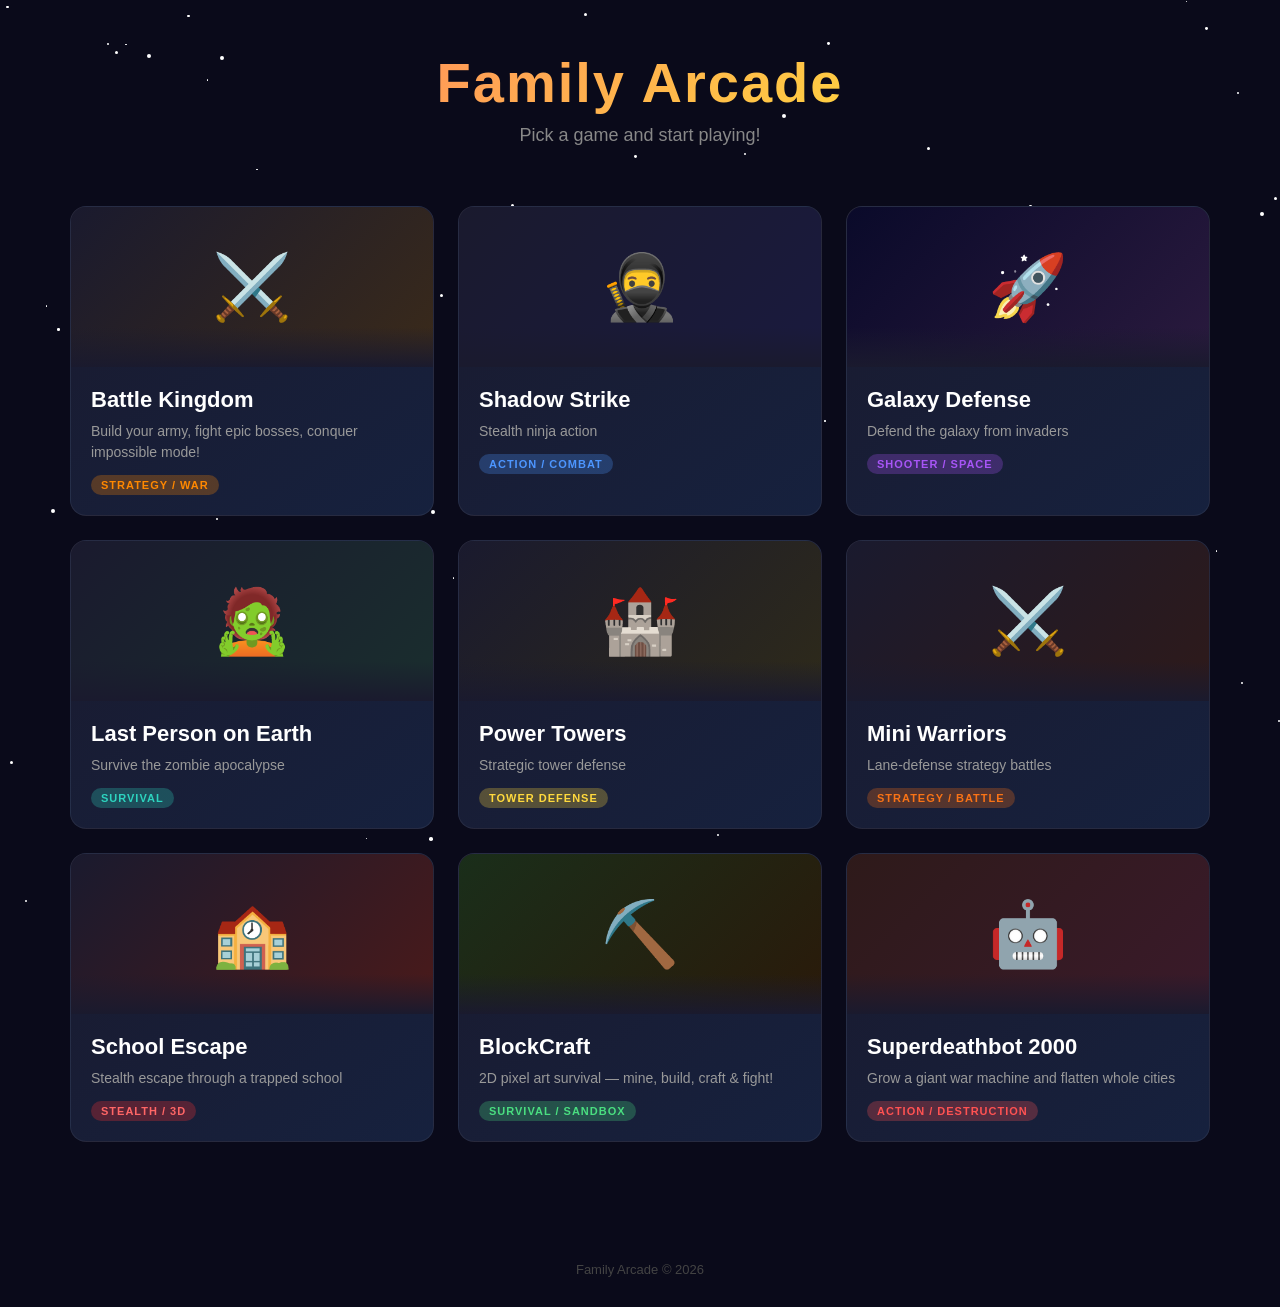
<file: index.html>
<!DOCTYPE html>
<html lang="en">
<head>
  <meta charset="UTF-8">
  <meta name="viewport" content="width=device-width, initial-scale=1.0">
  <title>Family Arcade</title>
  <link rel="stylesheet" href="site/landing.css">
  <script defer src='https://static.cloudflareinsights.com/beacon.min.js' data-cf-beacon='{"token": "672e09089feb469fb2245b58ab48282c"}'></script>
</head>
<body>

  <div class="stars" id="stars"></div>

  <header>
    <h1>Family Arcade</h1>
    <p>Pick a game and start playing!</p>
  </header>

  <div class="games-grid" id="games-grid"></div>

  <footer>Family Arcade &copy; 2026</footer>

  <script src="site/landing.js"></script>
</body>
</html>
</file>
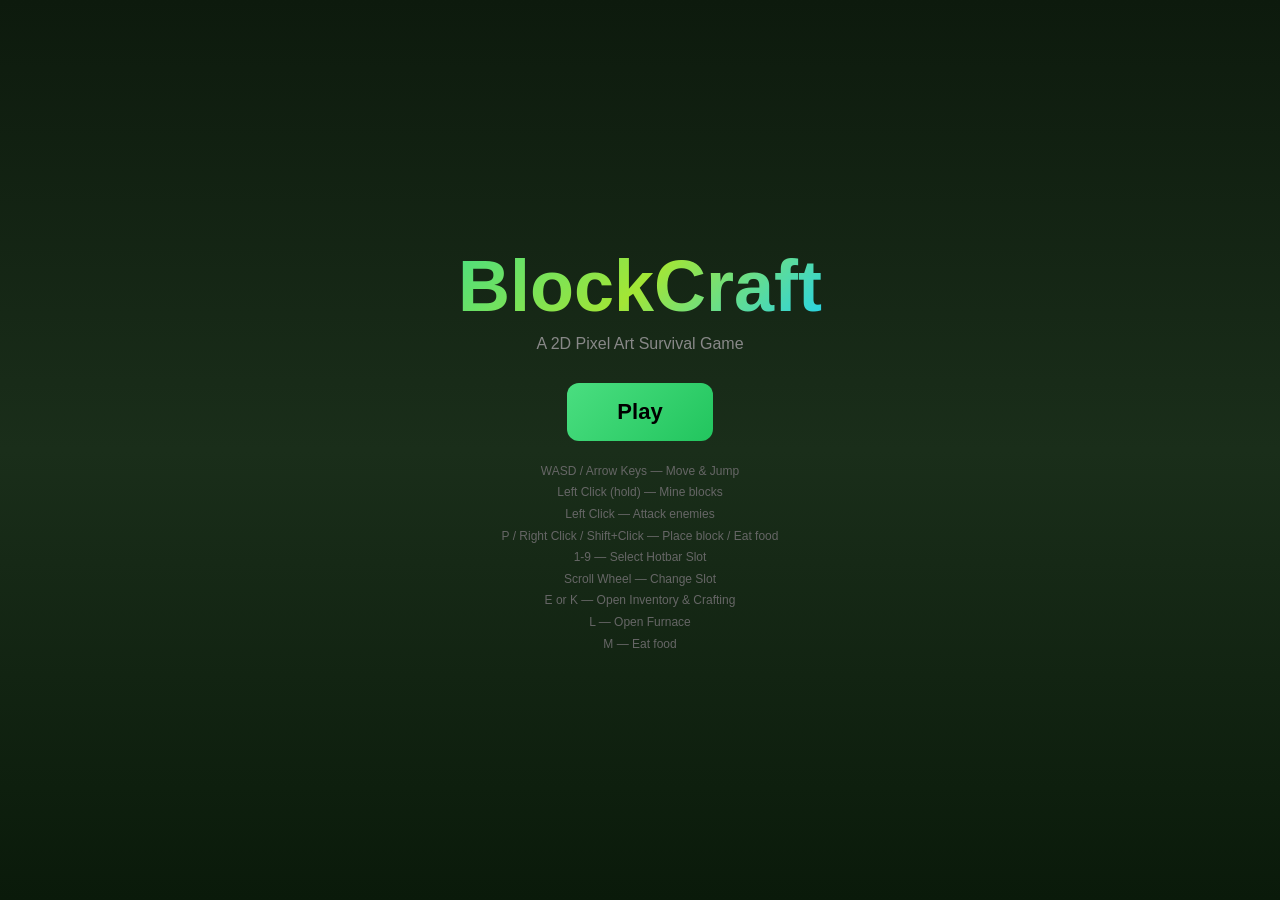
<file: games/blockcraft/index.html>
<!DOCTYPE html>
<html lang="en">
<head>
<meta charset="UTF-8">
<meta name="viewport" content="width=device-width, initial-scale=1.0, user-scalable=no, maximum-scale=1">
<title>BlockCraft</title>
<style>
*{margin:0;padding:0;box-sizing:border-box}
html,body{width:100%;height:100%;overflow:hidden;background:#000;font-family:'Segoe UI',sans-serif}
canvas{display:block;cursor:crosshair}
#ui{position:absolute;top:0;left:0;width:100%;height:100%;pointer-events:none;z-index:10}
#ui>*{pointer-events:auto}

#hud{position:absolute;top:10px;left:10px;display:none}
.bar-wrap{width:180px;height:18px;background:#222;border:2px solid #555;border-radius:4px;margin-bottom:4px;position:relative;overflow:hidden}
.bar-fill{height:100%;transition:width .3s}
.bar-label{position:absolute;top:0;left:0;width:100%;height:100%;display:flex;align-items:center;justify-content:center;font-size:11px;color:#fff;font-weight:bold;text-shadow:1px 1px 1px #000}
#health-fill{background:linear-gradient(90deg,#8b0000,#ff3333)}
#hunger-fill{background:linear-gradient(90deg,#8b4500,#ff8c00)}
#day-display{color:#aaa;font-size:12px;margin-top:4px}

#hotbar{position:absolute;bottom:10px;left:50%;transform:translateX(-50%);display:none;gap:3px}
.hotbar-slot{width:48px;height:48px;background:rgba(30,30,30,.85);border:2px solid #555;border-radius:4px;position:relative;display:flex;align-items:center;justify-content:center}
.hotbar-slot.selected{border-color:#ff0;box-shadow:0 0 8px #ff0a}
.hotbar-slot img{width:32px;height:32px;image-rendering:pixelated}
.slot-count{position:absolute;bottom:1px;right:3px;font-size:10px;color:#fff;font-weight:bold;text-shadow:1px 1px 1px #000}
.slot-key{position:absolute;top:1px;left:3px;font-size:9px;color:#888}

#inventory-screen{position:absolute;top:0;left:0;width:100%;height:100%;background:rgba(0,0,0,.75);display:none;align-items:center;justify-content:center;flex-direction:column;z-index:20}
#inv-title{color:#fff;font-size:22px;font-weight:bold;margin-bottom:10px}
#inv-grid{display:grid;grid-template-columns:repeat(9,48px);gap:3px}
.inv-slot{width:48px;height:48px;background:rgba(40,40,40,.9);border:2px solid #555;border-radius:4px;position:relative;display:flex;align-items:center;justify-content:center;cursor:pointer}
.inv-slot:hover{border-color:#aaa}
.inv-slot img{width:32px;height:32px;image-rendering:pixelated}

#craft-panel{margin-top:16px;background:rgba(20,20,40,.95);border:2px solid #555;border-radius:8px;padding:12px;max-height:200px;overflow-y:auto;width:440px}
#craft-title{color:#4ade80;font-size:16px;font-weight:bold;margin-bottom:8px}
.recipe-btn{display:flex;align-items:center;gap:8px;padding:6px 10px;margin-bottom:4px;background:#1a2e1a;border:1px solid #2a3e2a;border-radius:6px;color:#fff;font-size:12px;cursor:pointer;width:100%}
.recipe-btn:hover{background:#2a3e2a}
.recipe-btn.cant{opacity:.4;cursor:default}
.recipe-btn img{width:24px;height:24px;image-rendering:pixelated}

#title-screen{position:absolute;top:0;left:0;width:100%;height:100%;background:linear-gradient(180deg,#0d1a0d,#1a2e1a 50%,#0a1a0a);display:flex;flex-direction:column;align-items:center;justify-content:center;z-index:50}
#title-screen h1{font-size:72px;font-weight:900;background:linear-gradient(135deg,#4ade80,#a3e635,#22d3ee);-webkit-background-clip:text;-webkit-text-fill-color:transparent;background-clip:text;margin-bottom:8px}
#title-screen p{color:#888;font-size:16px;margin-bottom:30px}
#play-btn{padding:16px 50px;background:linear-gradient(135deg,#4ade80,#22c55e);color:#000;font-size:22px;font-weight:bold;border:none;border-radius:12px;cursor:pointer;transition:transform .2s,box-shadow .2s}
#play-btn:hover{transform:translateY(-3px);box-shadow:0 10px 30px #4ade8040}
#controls-info{color:#666;font-size:12px;margin-top:20px;text-align:center;line-height:1.8}

#death-screen{position:absolute;top:0;left:0;width:100%;height:100%;background:rgba(100,0,0,.7);display:none;align-items:center;justify-content:center;flex-direction:column;z-index:30}
#death-screen h2{font-size:48px;color:#fff;margin-bottom:10px}
#death-screen p{color:#ddd;font-size:16px}

#tooltip{position:absolute;background:rgba(10,10,10,.95);border:1px solid #666;border-radius:6px;padding:8px 12px;color:#fff;font-size:12px;display:none;z-index:40;pointer-events:none;max-width:200px;white-space:pre-line}
#tooltip .tt-name{font-weight:bold;font-size:13px;color:#4ade80}
#tooltip .tt-desc{color:#aaa;margin-top:3px}

#touch-controls{display:none;position:absolute;top:0;left:0;width:100%;height:100%;pointer-events:none;z-index:15}
#touch-controls button{pointer-events:auto;width:52px;height:52px;border-radius:50%;border:2px solid rgba(255,255,255,.3);background:rgba(0,0,0,.45);color:#fff;font-size:20px;font-weight:bold;touch-action:none;-webkit-user-select:none;user-select:none;cursor:pointer;display:flex;align-items:center;justify-content:center}
#touch-controls button:active{background:rgba(255,255,255,.25)}
#touch-move{position:fixed;bottom:70px;left:12px;display:flex;gap:6px;align-items:flex-end}
#touch-move .move-col{display:flex;flex-direction:column;gap:6px}
#touch-actions{position:fixed;bottom:70px;right:12px;display:flex;gap:6px;align-items:flex-end}
#touch-actions .act-col{display:flex;flex-direction:column;gap:6px}
#btn-inv{position:fixed;top:10px;right:10px;font-size:16px!important;width:46px!important;height:46px!important}
.touch-active #hotbar{bottom:16px}
</style>
</head>
<body>
<canvas id="game"></canvas>
<div id="ui">
  <div id="hud">
    <div class="bar-wrap"><div id="health-fill" class="bar-fill" style="width:100%"></div><div class="bar-label" id="health-label">100/100</div></div>
    <div class="bar-wrap"><div id="hunger-fill" class="bar-fill" style="width:100%"></div><div class="bar-label" id="hunger-label">100/100</div></div>
    <div id="day-display">Day 1 - Day</div>
  </div>
  <div id="hotbar" style="display:none"></div>
  <div id="inventory-screen">
    <div id="inv-title">Inventory</div>
    <div id="inv-grid"></div>
    <div id="craft-panel"><div id="craft-title">Crafting</div><div id="craft-list"></div></div>
  </div>
  <div id="touch-controls">
    <button id="btn-inv">Inv</button>
    <div id="touch-move">
      <button id="btn-left">&lt;</button>
      <div class="move-col"><button id="btn-jump">^</button><button id="btn-right">&gt;</button></div>
    </div>
    <div id="touch-actions">
      <div class="act-col"><button id="btn-mine">Mine</button><button id="btn-eat">Eat</button></div>
      <button id="btn-place">Place</button>
    </div>
  </div>
  <div id="death-screen"><h2>YOU DIED</h2><p>Respawning in 3...</p></div>
  <div id="tooltip"><div class="tt-name"></div><div class="tt-desc"></div></div>
  <div id="title-screen">
    <h1>BlockCraft</h1>
    <p>A 2D Pixel Art Survival Game</p>
    <button id="play-btn">Play</button>
    <div id="controls-info">
      WASD / Arrow Keys — Move &amp; Jump<br>
      Left Click (hold) — Mine blocks<br>
      Left Click — Attack enemies<br>
      P / Right Click / Shift+Click — Place block / Eat food<br>
      1-9 — Select Hotbar Slot<br>
      Scroll Wheel — Change Slot<br>
      E or K — Open Inventory &amp; Crafting<br>
      L — Open Furnace<br>
      M — Eat food
    </div>
  </div>
</div>

<script>
const canvas=document.getElementById('game'),ctx=canvas.getContext('2d');
const TILE=16,WORLD_W=400,WORLD_H=200,SURFACE_Y=100,GRAVITY=0.6,MAX_VY=12,HOTBAR_SIZE=9,TOTAL_SLOTS=36,DAY_LENGTH=600,MAX_ENEMIES=10;
const SPRITE_PATH='Assets/_Project/Art/Sprites/';
const T={AIR:0,DIRT:1,GRASS:2,STONE:3,WOOD:4,LEAVES:5,BEDROCK:6,COAL:7,IRON:8,GOLD:9,DIAMOND:10,SAND:11,COBBLE:12,PLANKS:13,WORKBENCH:14,FURNACE:15,TORCH:16,IRON_BLOCK:17,DOOR_BOT:18,DOOR_TOP:19,DOOR_OPEN_BOT:20,DOOR_OPEN_TOP:21,BED:22};
const TILE_COLORS={[T.DIRT]:'#8B5A2B',[T.GRASS]:'#3C8B3C',[T.STONE]:'#808080',[T.WOOD]:'#654321',[T.LEAVES]:'#228B22',[T.BEDROCK]:'#333',[T.COAL]:'#444',[T.IRON]:'#C8B496',[T.GOLD]:'#FFD700',[T.DIAMOND]:'#5CF',[T.SAND]:'#D2B48C',[T.COBBLE]:'#787878',[T.PLANKS]:'#B4834A',[T.WORKBENCH]:'#9A6B3A',[T.FURNACE]:'#888',[T.TORCH]:'#FFA500',[T.IRON_BLOCK]:'#D8D8D8',[T.DOOR_BOT]:'#8B5E3C',[T.DOOR_TOP]:'#8B5E3C',[T.DOOR_OPEN_BOT]:'#6B4226',[T.DOOR_OPEN_TOP]:'#6B4226',[T.BED]:'#A03030'};
function isSolid(t){return t!==T.AIR&&t!==T.LEAVES&&t!==T.TORCH&&t!==T.DOOR_OPEN_BOT&&t!==T.DOOR_OPEN_TOP&&t!==undefined}
const TILE_HARDNESS={[T.DIRT]:.5,[T.GRASS]:.6,[T.STONE]:1.5,[T.WOOD]:1,[T.LEAVES]:.2,[T.BEDROCK]:999,[T.COAL]:1.8,[T.IRON]:2.5,[T.GOLD]:3,[T.DIAMOND]:4,[T.SAND]:.4,[T.COBBLE]:1.5,[T.PLANKS]:.8,[T.WORKBENCH]:1,[T.FURNACE]:1.5,[T.TORCH]:.1,[T.IRON_BLOCK]:3,[T.DOOR_BOT]:1,[T.DOOR_TOP]:1,[T.DOOR_OPEN_BOT]:1,[T.DOOR_OPEN_TOP]:1,[T.BED]:.8};
const TILE_DROPS={[T.GRASS]:'dirt',[T.DIRT]:'dirt',[T.STONE]:'cobblestone',[T.WOOD]:'wood_log',[T.LEAVES]:'leaves',[T.COAL]:'coal',[T.IRON]:'iron_ore',[T.GOLD]:'gold_ore',[T.DIAMOND]:'diamond',[T.SAND]:'sand',[T.COBBLE]:'cobblestone',[T.PLANKS]:'planks',[T.WORKBENCH]:'workbench',[T.FURNACE]:'furnace',[T.TORCH]:'torch',[T.IRON_BLOCK]:'iron_block',[T.DOOR_BOT]:'door',[T.DOOR_OPEN_BOT]:'door',[T.BED]:'bed'};
const TILE_TOOL_REQ={[T.STONE]:'pickaxe',[T.COAL]:'pickaxe',[T.IRON]:'pickaxe',[T.GOLD]:'pickaxe',[T.DIAMOND]:'pickaxe',[T.COBBLE]:'pickaxe',[T.FURNACE]:'pickaxe',[T.IRON_BLOCK]:'pickaxe'};
const TILE_MIN_TIER={[T.IRON]:2,[T.GOLD]:3,[T.DIAMOND]:3,[T.IRON_BLOCK]:2};

const ITEMS={};
function defItem(id,name,o={}){ITEMS[id]={id,name,stack:o.stack||64,cat:o.cat||'material',placesBlock:o.placesBlock||0,toolType:o.toolType||'',toolTier:o.toolTier||0,toolPower:o.toolPower||1,damage:o.damage||1,speed:o.speed||1,durability:o.durability||0,hunger:o.hunger||0,health:o.health||0,sprite:o.sprite||id}}
defItem('dirt','Dirt',{cat:'block',placesBlock:T.DIRT,sprite:'DirtItem'});
defItem('sand','Sand',{cat:'block',placesBlock:T.SAND,sprite:'SandItem'});
defItem('cobblestone','Cobblestone',{cat:'block',placesBlock:T.COBBLE,sprite:'CobblestoneItem'});
defItem('wood_log','Wood Log',{cat:'block',placesBlock:T.WOOD,sprite:'WoodLog'});
defItem('leaves','Leaves',{cat:'block',placesBlock:T.LEAVES,sprite:'Leaves'});
defItem('planks','Wood Planks',{cat:'block',placesBlock:T.PLANKS,sprite:'PlanksItem'});
defItem('workbench','Workbench',{cat:'block',placesBlock:T.WORKBENCH,sprite:'WorkbenchItem'});
defItem('furnace','Furnace',{cat:'block',placesBlock:T.FURNACE,sprite:'FurnaceItem'});
defItem('torch','Torch',{cat:'block',placesBlock:T.TORCH,sprite:'TorchItem'});
defItem('iron_block','Iron Block',{cat:'block',placesBlock:T.IRON_BLOCK,sprite:'IronBlock'});
defItem('door','Door',{cat:'block',placesBlock:T.DOOR_BOT,sprite:'Door'});
defItem('bed','Bed',{cat:'block',placesBlock:T.BED,sprite:'Bed'});
defItem('coal','Coal',{sprite:'CoalItem'});
defItem('iron_ore','Iron Ore',{sprite:'IronOre'});
defItem('gold_ore','Gold Ore',{sprite:'GoldOre'});
defItem('diamond','Diamond',{sprite:'Diamond'});
defItem('iron_ingot','Iron Ingot',{sprite:'IronIngot'});
defItem('gold_ingot','Gold Ingot',{sprite:'GoldIngot'});
defItem('stick','Stick',{sprite:'Stick'});
defItem('wood_pickaxe','Wood Pickaxe',{cat:'tool',stack:1,toolType:'pickaxe',toolTier:1,toolPower:2,damage:2,durability:60,sprite:'WoodPickaxe'});
defItem('stone_pickaxe','Stone Pickaxe',{cat:'tool',stack:1,toolType:'pickaxe',toolTier:2,toolPower:3,damage:3,durability:120,sprite:'StonePickaxe'});
defItem('iron_pickaxe','Iron Pickaxe',{cat:'tool',stack:1,toolType:'pickaxe',toolTier:3,toolPower:5,damage:4,durability:250,sprite:'IronPickaxe'});
defItem('gold_pickaxe','Gold Pickaxe',{cat:'tool',stack:1,toolType:'pickaxe',toolTier:4,toolPower:7,damage:3,durability:50,sprite:'GoldPickaxe'});
defItem('diamond_pickaxe','Diamond Pickaxe',{cat:'tool',stack:1,toolType:'pickaxe',toolTier:5,toolPower:8,damage:5,durability:500,sprite:'DiamondPickaxe'});
defItem('wood_axe','Wood Axe',{cat:'tool',stack:1,toolType:'axe',toolTier:1,toolPower:2,damage:3,durability:60,sprite:'WoodAxe'});
defItem('stone_axe','Stone Axe',{cat:'tool',stack:1,toolType:'axe',toolTier:2,toolPower:3,damage:4,durability:120,sprite:'StoneAxe'});
defItem('iron_axe','Iron Axe',{cat:'tool',stack:1,toolType:'axe',toolTier:3,toolPower:5,damage:5,durability:250,sprite:'IronAxe'});
defItem('wood_sword','Wood Sword',{cat:'weapon',stack:1,toolType:'sword',damage:5,speed:1.2,durability:60,sprite:'WoodSword'});
defItem('stone_sword','Stone Sword',{cat:'weapon',stack:1,toolType:'sword',damage:7,speed:1.2,durability:120,sprite:'StoneSword'});
defItem('iron_sword','Iron Sword',{cat:'weapon',stack:1,toolType:'sword',damage:10,speed:1.3,durability:250,sprite:'IronSword'});
defItem('gold_sword','Gold Sword',{cat:'weapon',stack:1,toolType:'sword',damage:8,speed:1.6,durability:50,sprite:'GoldSword'});
defItem('diamond_sword','Diamond Sword',{cat:'weapon',stack:1,toolType:'sword',damage:14,speed:1.3,durability:500,sprite:'DiamondSword'});
defItem('bow','Bow',{cat:'weapon',stack:1,toolType:'bow',damage:8,speed:.8,durability:200,sprite:'Bow'});
defItem('arrow','Arrow',{stack:64,sprite:'Arrow'});
defItem('apple','Apple',{cat:'food',hunger:20,sprite:'Apple'});
defItem('cooked_meat','Cooked Meat',{cat:'food',hunger:40,health:5,sprite:'CookedMeat'});
defItem('gel','Gel',{sprite:'Gel'});
defItem('bone','Bone',{sprite:'Bone'});
defItem('rotten_flesh','Rotten Flesh',{cat:'food',hunger:10,health:-3,sprite:'RottenFlesh'});

const RECIPES=[];
function defR(r,c,ing,s='none'){RECIPES.push({result:r,count:c,ingredients:ing,station:s})}
defR('planks',4,[['wood_log',1]]);defR('stick',4,[['planks',2]]);defR('workbench',1,[['planks',4]]);defR('torch',4,[['stick',1],['coal',1]]);
defR('wood_pickaxe',1,[['planks',3],['stick',2]],'workbench');defR('wood_axe',1,[['planks',3],['stick',2]],'workbench');defR('wood_sword',1,[['planks',2],['stick',1]],'workbench');
defR('stone_pickaxe',1,[['cobblestone',3],['stick',2]],'workbench');defR('stone_axe',1,[['cobblestone',3],['stick',2]],'workbench');defR('stone_sword',1,[['cobblestone',2],['stick',1]],'workbench');
defR('furnace',1,[['cobblestone',8]],'workbench');
defR('iron_ingot',1,[['iron_ore',1],['coal',1]],'furnace');defR('gold_ingot',1,[['gold_ore',1],['coal',1]],'furnace');
defR('iron_pickaxe',1,[['iron_ingot',3],['stick',2]],'workbench');defR('iron_axe',1,[['iron_ingot',3],['stick',2]],'workbench');defR('iron_sword',1,[['iron_ingot',2],['stick',1]],'workbench');
defR('gold_pickaxe',1,[['gold_ingot',3],['stick',2]],'workbench');defR('gold_sword',1,[['gold_ingot',2],['stick',1]],'workbench');
defR('diamond_pickaxe',1,[['diamond',3],['stick',2]],'workbench');defR('diamond_sword',1,[['diamond',2],['stick',1]],'workbench');
defR('iron_block',1,[['iron_ingot',9]],'workbench');defR('iron_ingot',9,[['iron_block',1]],'workbench');
defR('door',3,[['planks',6]],'workbench');defR('bed',1,[['planks',3],['gel',3]],'workbench');
defR('bow',1,[['stick',3],['gel',3]],'workbench');defR('arrow',4,[['stick',1],['cobblestone',1]]);defR('apple',1,[['leaves',8]]);
defR('cooked_meat',1,[['rotten_flesh',2],['coal',1]],'furnace');

// Perlin noise
const perm=new Uint8Array(512);
function initNoise(seed){const p=new Uint8Array(256);for(let i=0;i<256;i++)p[i]=i;for(let i=255;i>0;i--){const j=Math.abs(Math.floor((Math.sin(i*127.1+seed)*43758.5453%1)*256))%256;[p[i],p[j]]=[p[j],p[i]]}for(let i=0;i<512;i++)perm[i]=p[i&255]}
function fade(t){return t*t*t*(t*(t*6-15)+10)}
function lerp(a,b,t){return a+t*(b-a)}
function grad1(h,x){return(h&1)?-x:x}
function perlin1D(x){const X=Math.floor(x)&255;x-=Math.floor(x);return lerp(grad1(perm[X],x),grad1(perm[X+1],x-1),fade(x))}
function perlin2D(x,y){const X=Math.floor(x)&255,Y=Math.floor(y)&255;x-=Math.floor(x);y-=Math.floor(y);const u=fade(x),v=fade(y),a=perm[X]+Y,b=perm[X+1]+Y;function g(h,dx,dy){h=perm[h]&3;return h===0?dx+dy:h===1?-dx+dy:h===2?dx-dy:-dx-dy}return lerp(lerp(g(perm[a],x,y),g(perm[b],x-1,y),u),lerp(g(perm[a+1],x,y-1),g(perm[b+1],x-1,y-1),u),v)}

// Sprites
const sprites={};let spritesLoaded=0,spritesTotal=0;
function loadSprite(n,folder,file){spritesTotal++;const img=new Image();img.onload=()=>{sprites[n]=img;spritesLoaded++};img.onerror=()=>spritesLoaded++;img.src=SPRITE_PATH+folder+'/'+file+'.png'}
function loadAllSprites(){
  const bm={[T.DIRT]:'Dirt',[T.GRASS]:'Grass',[T.STONE]:'Stone',[T.WOOD]:'Wood',[T.LEAVES]:'Leaves',[T.BEDROCK]:'Bedrock',[T.COAL]:'Coal',[T.IRON]:'IronOre',[T.GOLD]:'GoldOre',[T.DIAMOND]:'DiamondOre',[T.SAND]:'Sand',[T.COBBLE]:'Cobblestone',[T.PLANKS]:'Planks',[T.WORKBENCH]:'Workbench',[T.FURNACE]:'Furnace',[T.TORCH]:'Torch',[T.IRON_BLOCK]:'IronBlock',[T.DOOR_BOT]:'DoorBot',[T.DOOR_TOP]:'DoorTop',[T.DOOR_OPEN_BOT]:'DoorOpenBot',[T.DOOR_OPEN_TOP]:'DoorOpenTop',[T.BED]:'Bed'};
  for(const[id,f]of Object.entries(bm))loadSprite('b'+id,'Blocks',f);
  for(const[id,it]of Object.entries(ITEMS))loadSprite('i_'+id,'Items',it.sprite);
  loadSprite('p_idle','Player','Player_Idle');loadSprite('p_w1','Player','Player_Walk1');loadSprite('p_w2','Player','Player_Walk2');loadSprite('p_jump','Player','Player_Jump');
  loadSprite('zombie','Enemies','Zombie');loadSprite('slime','Enemies','Slime');loadSprite('skeleton','Enemies','Skeleton');loadSprite('iron_golem','Enemies','IronGolem');
}

// Game state
let world=null,gameRunning=false,worldSeed=0;
const player={x:0,y:0,vx:0,vy:0,w:14,h:28,onGround:false,hp:100,maxHp:100,hunger:100,maxHunger:100,facingRight:true,attackCd:0,invincible:0,dead:false,wf:0,wt:0,spawnX:-1,spawnY:-1};
let inventory=new Array(TOTAL_SLOTS).fill(null),selectedSlot=0,invOpen=false,heldItem=null;
const cam={x:0,y:0};
let dayTime=.3,dayCount=1;
const keys={};
let mouseX=0,mouseY=0,mouseDown=false;
let miningTarget=null,miningTimer=0,miningTotalTime=0;
let enemies=[],particles=[],drops=[];
let spawnTimer=0,nearStation='none',scale=2,saveTimer=0;
let msgTimer=0,msgText='';

function getSurface(x){return Math.floor(SURFACE_Y+perlin1D(x*.02)*20+perlin1D(x*.005)*40+perlin1D(x*.05)*5)}
function generateWorld(){
  world=new Uint8Array(WORLD_W*WORLD_H);worldSeed=Math.random()*1e4;initNoise(worldSeed);
  for(let x=0;x<WORLD_W;x++){const sY=getSurface(x);for(let y=0;y<WORLD_H;y++){const i=y*WORLD_W+x;
    if(y<sY){world[i]=T.AIR}else if(y===sY){world[i]=T.GRASS}else if(y<sY+5){world[i]=T.DIRT}else if(y>=WORLD_H-3){world[i]=T.BEDROCK}else{
      const cave=perlin2D(x*.08,y*.08);if(cave<-.15){world[i]=T.AIR;continue}
      const d=y-sY,o1=perlin2D(x*.1+500,y*.1+500),o2=perlin2D(x*.1+1e3,y*.1+1e3);
      if(d>80&&o1>.45)world[i]=T.DIAMOND;else if(d>50&&o2>.42)world[i]=T.GOLD;else if(d>20&&o1>.38)world[i]=T.IRON;else if(o1>.35)world[i]=T.COAL;else world[i]=T.STONE;
    }}}
  // Trees
  for(let x=2;x<WORLD_W-2;x++){if(Math.abs(Math.sin(x*9301+49297)*49271%1)>.93){const sY=getSurface(x);if(gt(x,sY)!==T.GRASS)continue;const h=4+Math.floor(Math.abs(Math.sin(x*1234+567)*49271%1)*4);
    for(let dy=1;dy<=h;dy++)st(x,sY-dy,T.WOOD);
    for(let dx=-2;dx<=2;dx++)for(let dy=-2;dy<=1;dy++){if(Math.abs(dx)===2&&dy===-2)continue;const lx=x+dx,ly=sY-h+dy;if(lx>=0&&lx<WORLD_W&&ly>=0&&ly<WORLD_H&&gt(lx,ly)===T.AIR)st(lx,ly,T.LEAVES)}}}
}
function gt(x,y){return(x<0||x>=WORLD_W||y<0||y>=WORLD_H)?T.AIR:world[y*WORLD_W+x]}
function st(x,y,t){if(x>=0&&x<WORLD_W&&y>=0&&y<WORLD_H)world[y*WORLD_W+x]=t}

// Inventory
function addItem(id,cnt=1){const d=ITEMS[id];if(!d)return cnt;let r=cnt;
  if(d.stack>1){for(let i=0;i<TOTAL_SLOTS&&r>0;i++){if(inventory[i]&&inventory[i].id===id&&inventory[i].count<d.stack){const a=Math.min(r,d.stack-inventory[i].count);inventory[i].count+=a;r-=a}}}
  for(let i=0;i<TOTAL_SLOTS&&r>0;i++){if(!inventory[i]){const a=Math.min(r,d.stack);inventory[i]={id,count:a,durability:d.durability};r-=a}}refreshHotbar();return r}
function removeItem(id,cnt){let r=cnt;for(let i=TOTAL_SLOTS-1;i>=0&&r>0;i--){if(inventory[i]&&inventory[i].id===id){const t=Math.min(r,inventory[i].count);inventory[i].count-=t;r-=t;if(inventory[i].count<=0)inventory[i]=null}}refreshHotbar();return cnt-r}
function countItem(id){let t=0;for(const s of inventory)if(s&&s.id===id)t+=s.count;return t}
function getSelected(){return inventory[selectedSlot]}
function useDurability(){const s=inventory[selectedSlot];if(!s||!ITEMS[s.id].durability)return;s.durability--;if(s.durability<=0){inventory[selectedSlot]=null;refreshHotbar()}}

function buildHotbar(){const hb=document.getElementById('hotbar');hb.innerHTML='';hb.style.display='flex';for(let i=0;i<HOTBAR_SIZE;i++){const d=document.createElement('div');d.className='hotbar-slot'+(i===selectedSlot?' selected':'');d.innerHTML=`<span class="slot-key">${i+1}</span>`;d.addEventListener('click',()=>{selectedSlot=i;refreshHotbar()});hb.appendChild(d)}refreshHotbar()}
function refreshHotbar(){document.querySelectorAll('.hotbar-slot').forEach((el,i)=>{el.className='hotbar-slot'+(i===selectedSlot?' selected':'');const s=inventory[i];let img=el.querySelector('img'),cnt=el.querySelector('.slot-count');if(img)img.remove();if(cnt)cnt.remove();if(s){const sp=sprites['i_'+s.id];if(sp){const im=document.createElement('img');im.src=sp.src;el.appendChild(im)}if(s.count>1){const c=document.createElement('span');c.className='slot-count';c.textContent=s.count;el.appendChild(c)}}})}

function buildInvUI(){const g=document.getElementById('inv-grid');g.innerHTML='';for(let i=0;i<TOTAL_SLOTS;i++){const d=document.createElement('div');d.className='inv-slot';d.addEventListener('click',()=>invClick(i));d.addEventListener('contextmenu',e=>{e.preventDefault();invRight(i)});d.addEventListener('mouseenter',()=>{const s=inventory[i];if(!s)return;const def=ITEMS[s.id],tt=document.getElementById('tooltip');tt.querySelector('.tt-name').textContent=def.name;let desc='';if(def.cat==='tool')desc=`Tier ${def.toolTier} | Power ${def.toolPower}x\nDurability: ${s.durability}/${def.durability}`;if(def.cat==='weapon')desc=`Damage: ${def.damage} | Speed: ${def.speed}x\nDurability: ${s.durability}/${def.durability}`;if(def.cat==='food'){if(def.hunger)desc+=`Hunger: +${def.hunger}\n`;if(def.health)desc+=`Health: ${def.health>0?'+':''}${def.health}`}tt.querySelector('.tt-desc').textContent=desc;tt.style.display='block'});d.addEventListener('mouseleave',()=>document.getElementById('tooltip').style.display='none');g.appendChild(d)}refreshInvUI()}
function refreshInvUI(){document.querySelectorAll('.inv-slot').forEach((el,i)=>{el.innerHTML='';const s=inventory[i];if(s){const sp=sprites['i_'+s.id];if(sp){const im=document.createElement('img');im.src=sp.src;el.appendChild(im)}if(s.count>1){const c=document.createElement('span');c.className='slot-count';c.textContent=s.count;el.appendChild(c)}}});refreshCrafting()}
function invClick(i){if(!heldItem){if(inventory[i]){heldItem={...inventory[i]};inventory[i]=null}}else{if(!inventory[i]){inventory[i]={...heldItem};heldItem=null}else if(inventory[i].id===heldItem.id&&ITEMS[heldItem.id].stack>1){const sp=ITEMS[heldItem.id].stack-inventory[i].count,a=Math.min(heldItem.count,sp);inventory[i].count+=a;heldItem.count-=a;if(heldItem.count<=0)heldItem=null}else{const tmp=inventory[i];inventory[i]={...heldItem};heldItem={...tmp}}}refreshInvUI();refreshHotbar()}
function invRight(i){if(heldItem){if(!inventory[i]){inventory[i]={id:heldItem.id,count:1,durability:heldItem.durability};heldItem.count--;if(heldItem.count<=0)heldItem=null}else if(inventory[i].id===heldItem.id&&inventory[i].count<ITEMS[heldItem.id].stack){inventory[i].count++;heldItem.count--;if(heldItem.count<=0)heldItem=null}}refreshInvUI();refreshHotbar()}

let forcedStation=null;
function refreshCrafting(){const list=document.getElementById('craft-list');list.innerHTML='';if(!forcedStation)checkStation();document.getElementById('craft-title').textContent=nearStation==='workbench'?'Workbench':nearStation==='furnace'?'Furnace':'Hand Crafting';
  for(const r of RECIPES){if(r.station!=='none'&&r.station!==nearStation)continue;const can=r.ingredients.every(([id,c])=>countItem(id)>=c);const btn=document.createElement('button');btn.className='recipe-btn'+(can?'':' cant');
    const sp=sprites['i_'+r.result],def=ITEMS[r.result];let h=sp?`<img src="${sp.src}">`:'';h+=`<span>${r.count}x ${def?def.name:r.result}</span><span style="color:#888;margin-left:auto;font-size:10px">`;h+=r.ingredients.map(([id,c])=>`${c} ${ITEMS[id]?ITEMS[id].name:id}`).join(' + ');h+='</span>';btn.innerHTML=h;
    if(can)btn.addEventListener('click',()=>{for(const[id,c]of r.ingredients)removeItem(id,c);addItem(r.result,r.count);refreshInvUI();refreshHotbar()});list.appendChild(btn)}}
function checkStation(){nearStation='none';const px=Math.floor((player.x+player.w/2)/TILE),py=Math.floor((player.y+player.h/2)/TILE);for(let dx=-4;dx<=4;dx++)for(let dy=-4;dy<=4;dy++){const t=gt(px+dx,py+dy);if(t===T.WORKBENCH)nearStation='workbench';if(t===T.FURNACE&&nearStation!=='workbench')nearStation='furnace'}}
function toggleInv(forceStation){invOpen=!invOpen;document.getElementById('inventory-screen').style.display=invOpen?'flex':'none';if(invOpen){forcedStation=forceStation||null;if(forcedStation)nearStation=forcedStation;buildInvUI()}else{forcedStation=null;if(heldItem){addItem(heldItem.id,heldItem.count);heldItem=null}}}

document.addEventListener('mousemove',e=>{mouseX=e.clientX;mouseY=e.clientY;const tt=document.getElementById('tooltip');if(tt.style.display==='block'){tt.style.left=(e.clientX+15)+'px';tt.style.top=(e.clientY-10)+'px'}});

// Physics
function isSolidAt(px,py){return isSolid(gt(Math.floor(px/TILE),Math.floor(py/TILE)))}
function moveEntity(e){e.vy=Math.min(e.vy+GRAVITY,MAX_VY);
  e.x+=e.vx;if(e.vx>0){if(isSolidAt(e.x+e.w,e.y+2)||isSolidAt(e.x+e.w,e.y+e.h-2)){e.x=Math.floor((e.x+e.w)/TILE)*TILE-e.w;e.vx=0}}else if(e.vx<0){if(isSolidAt(e.x,e.y+2)||isSolidAt(e.x,e.y+e.h-2)){e.x=Math.ceil(e.x/TILE)*TILE;e.vx=0}}
  e.y+=e.vy;e.onGround=false;if(e.vy>0){if(isSolidAt(e.x+2,e.y+e.h)||isSolidAt(e.x+e.w-2,e.y+e.h)){e.y=Math.floor((e.y+e.h)/TILE)*TILE-e.h;e.vy=0;e.onGround=true}}else if(e.vy<0){if(isSolidAt(e.x+2,e.y)||isSolidAt(e.x+e.w-2,e.y)){e.y=Math.ceil(e.y/TILE)*TILE;e.vy=0}}
  e.x=Math.max(0,Math.min(e.x,WORLD_W*TILE-e.w));e.y=Math.min(e.y,WORLD_H*TILE-e.h)}

function updatePlayer(dt){if(player.dead)return;const spd=3.5;player.vx=0;
  if(keys['ArrowLeft']||keys['KeyA'])player.vx=-spd;if(keys['ArrowRight']||keys['KeyD'])player.vx=spd;
  if((keys['ArrowUp']||keys['KeyW']||keys['Space'])&&player.onGround)player.vy=-10;
  if(player.vx>0)player.facingRight=true;if(player.vx<0)player.facingRight=false;
  moveEntity(player);
  if(Math.abs(player.vx)>.1&&player.onGround){player.wt+=dt;if(player.wt>.15){player.wt=0;player.wf=(player.wf+1)%2}}else{player.wf=0;player.wt=0}
  player.hunger-=.08*dt;if(player.hunger<0)player.hunger=0;if(player.hunger<=0)player.hp-=2*dt;
  if(player.hunger>80&&player.hp<player.maxHp)player.hp=Math.min(player.maxHp,player.hp+dt);
  if(player.invincible>0)player.invincible-=dt;if(player.attackCd>0)player.attackCd-=dt;
  if(player.hp<=0)playerDie();updateHUD(dt)}

function playerDie(){player.dead=true;document.getElementById('death-screen').style.display='flex';
  for(let i=0;i<TOTAL_SLOTS;i++){if(inventory[i]){spawnDrop(inventory[i].id,inventory[i].count,player.x,player.y);inventory[i]=null}}refreshHotbar();
  setTimeout(()=>{player.dead=false;player.hp=player.maxHp;player.hunger=player.maxHunger;
    let rx,ry;if(player.spawnX>=0&&gt(player.spawnX,player.spawnY)===T.BED){rx=player.spawnX*TILE;ry=(player.spawnY-2)*TILE}else{const sx=Math.floor(WORLD_W/2),sy=getSurface(sx);rx=sx*TILE;ry=(sy-3)*TILE}
    player.x=rx;player.y=ry;player.vx=0;player.vy=0;document.getElementById('death-screen').style.display='none';saveGame()},3000)}

function damagePlayer(dmg,fx){if(player.invincible>0||player.dead)return;player.hp-=dmg;player.invincible=.5;const dir=player.x>fx?1:-1;player.vx=dir*5;player.vy=-4;spawnP(player.x+player.w/2,player.y+player.h/2,'#f00',5);if(player.hp<=0)playerDie()}

const hudEls={};
function cacheHUD(){hudEls.hf=document.getElementById('health-fill');hudEls.hl=document.getElementById('health-label');hudEls.huf=document.getElementById('hunger-fill');hudEls.hul=document.getElementById('hunger-label');hudEls.dd=document.getElementById('day-display')}
let hudTimer=0;
function updateHUD(dt){hudTimer-=dt;if(hudTimer>0)return;hudTimer=0.1;
  hudEls.hf.style.width=(player.hp/player.maxHp*100)+'%';hudEls.hl.textContent=Math.ceil(player.hp)+'/'+player.maxHp;
  hudEls.huf.style.width=(player.hunger/player.maxHunger*100)+'%';hudEls.hul.textContent=Math.ceil(player.hunger)+'/'+player.maxHunger;
  const p=dayTime<.2?'Night':dayTime<.3?'Dawn':dayTime<.7?'Day':dayTime<.8?'Dusk':'Night';hudEls.dd.textContent=`Day ${dayCount} - ${p}`}

// Mouse tile
function getMouseTile(){const wx=mouseX/scale+cam.x,wy=mouseY/scale+cam.y;return{tx:Math.floor(wx/TILE),ty:Math.floor(wy/TILE),wx,wy}}

function updateMining(dt){if(!mouseDown||invOpen||player.dead)return;const{tx,ty}=getMouseTile();const pcx=player.x+player.w/2,pcy=player.y+player.h/2;if(Math.sqrt((tx*TILE+8-pcx)**2+(ty*TILE+8-pcy)**2)>5*TILE){miningTarget=null;return}
  const tile=gt(tx,ty);if(tile===T.AIR||tile===T.BEDROCK){miningTarget=null;return}
  if(!miningTarget||miningTarget.x!==tx||miningTarget.y!==ty){miningTarget={x:tx,y:ty};miningTimer=0;let h=TILE_HARDNESS[tile]||1;const sel=getSelected();let pw=1;
    if(sel){const d=ITEMS[sel.id];if(d.toolType===TILE_TOOL_REQ[tile])pw=d.toolPower;else if(!TILE_TOOL_REQ[tile]&&d.toolPower>1)pw=d.toolPower}
    const mt=TILE_MIN_TIER[tile]||0;if(mt>0&&(!sel||ITEMS[sel.id].toolTier<mt))pw=.1;miningTotalTime=h/pw}
  miningTimer+=dt;if(miningTimer>=miningTotalTime){const drop=TILE_DROPS[tile];if(drop)spawnDrop(drop,1,tx*TILE,ty*TILE);st(tx,ty,T.AIR);spawnP(tx*TILE+8,ty*TILE+8,TILE_COLORS[tile]||'#888',8);
    if(tile===T.DOOR_BOT||tile===T.DOOR_OPEN_BOT)st(tx,ty-1,T.AIR);
    if(tile===T.DOOR_TOP||tile===T.DOOR_OPEN_TOP)st(tx,ty+1,T.AIR);
    useDurability();miningTarget=null;miningTimer=0;refreshHotbar()}}

function tryEat(){if(invOpen||player.dead)return;const sel=getSelected();if(!sel)return;const def=ITEMS[sel.id];if(def.cat!=='food')return;if(def.hunger)player.hunger=Math.min(player.maxHunger,player.hunger+def.hunger);if(def.health)player.hp=Math.min(player.maxHp,player.hp+def.health);sel.count--;if(sel.count<=0)inventory[selectedSlot]=null;refreshHotbar()}
function showMessage(text){msgText=text;msgTimer=3}
function toggleDoor(tx,ty,tile){
  if(tile===T.DOOR_BOT){st(tx,ty,T.DOOR_OPEN_BOT);st(tx,ty-1,T.DOOR_OPEN_TOP)}
  else if(tile===T.DOOR_TOP){st(tx,ty,T.DOOR_OPEN_TOP);st(tx,ty+1,T.DOOR_OPEN_BOT)}
  else if(tile===T.DOOR_OPEN_BOT){st(tx,ty,T.DOOR_BOT);st(tx,ty-1,T.DOOR_TOP)}
  else if(tile===T.DOOR_OPEN_TOP){st(tx,ty,T.DOOR_TOP);st(tx,ty+1,T.DOOR_BOT)}
}
function tryPlace(){if(invOpen||player.dead)return;
  const{tx,ty}=getMouseTile();const inRange=Math.sqrt((tx*TILE+8-player.x-player.w/2)**2+(ty*TILE+8-player.y-player.h/2)**2)<=5*TILE;
  if(inRange){const clickTile=gt(tx,ty);
    if(clickTile===T.DOOR_BOT||clickTile===T.DOOR_TOP||clickTile===T.DOOR_OPEN_BOT||clickTile===T.DOOR_OPEN_TOP){toggleDoor(tx,ty,clickTile);return}
    if(clickTile===T.BED){player.spawnX=tx;player.spawnY=ty;showMessage('Spawn point set!');return}}
  const sel=getSelected();if(!sel)return;const def=ITEMS[sel.id];
  if(def.cat==='food'){tryEat();return}
  if(!def.placesBlock||!inRange)return;if(gt(tx,ty)!==T.AIR)return;
  const bx=tx*TILE,by=ty*TILE;if(bx<player.x+player.w&&bx+TILE>player.x&&by<player.y+player.h&&by+TILE>player.y)return;
  if(!isSolid(gt(tx-1,ty))&&!isSolid(gt(tx+1,ty))&&!isSolid(gt(tx,ty-1))&&!isSolid(gt(tx,ty+1)))return;
  if(def.placesBlock===T.DOOR_BOT){
    if(gt(tx,ty-1)!==T.AIR)return;
    const by2=(ty-1)*TILE;if(bx<player.x+player.w&&bx+TILE>player.x&&by2<player.y+player.h&&by2+TILE>player.y)return;
    st(tx,ty,T.DOOR_BOT);st(tx,ty-1,T.DOOR_TOP);sel.count--;if(sel.count<=0)inventory[selectedSlot]=null;refreshHotbar();return}
  st(tx,ty,def.placesBlock);sel.count--;if(sel.count<=0)inventory[selectedSlot]=null;refreshHotbar();
  if(def.placesBlock===T.IRON_BLOCK)checkGolemPattern(tx,ty)}

function checkGolemPattern(px,py){
  // 4 T-pattern rotations: [offsets from anchor]. Anchor is bottom-center of T arm.
  const patterns=[
    [[0,0],[-1,0],[1,0],[0,-1]], // T up: [I][I][I] on bottom, [I] on top center
    [[0,0],[-1,0],[1,0],[0,1]],  // T down
    [[0,0],[0,-1],[0,1],[-1,0]], // T left
    [[0,0],[0,-1],[0,1],[1,0]]   // T right
  ];
  for(const pat of patterns){
    for(const[ox,oy]of pat){
      const ax=px-ox,ay=py-oy;
      if(pat.every(([dx,dy])=>gt(ax+dx,ay+dy)===T.IRON_BLOCK)){
        for(const[dx,dy]of pat)st(ax+dx,ay+dy,T.AIR);
        spawnGolem(ax*TILE,ay*TILE);return}
    }
  }
}
function spawnGolem(wx,wy){
  pendingSpawns.push({type:'iron_golem',x:wx,y:wy-16,vx:0,vy:0,w:28,h:32,hp:200,maxHp:200,damage:20,speed:0.8,attackCd:0,ht:0,dead:false,hopT:0,shootT:0,onGround:false})}

function tryAttack(){if(invOpen||player.dead||player.attackCd>0)return;const sel=getSelected();
  if(sel&&ITEMS[sel.id].toolType==='bow'){if(countItem('arrow')<=0)return;removeItem('arrow',1);useDurability();shootArrow();return}
  const dmg=sel?ITEMS[sel.id].damage||1:1;const range=sel&&ITEMS[sel.id].cat==='weapon'?2.5*TILE:1.5*TILE;
  player.attackCd=sel?1/(ITEMS[sel.id].speed||1):.4;const pcx=player.x+player.w/2,pcy=player.y+player.h/2;
  for(const e of enemies){if(e.dead)continue;const d=Math.sqrt((pcx-e.x-e.w/2)**2+(pcy-e.y-e.h/2)**2);if(d<range+e.w/2){const dir=e.x+e.w/2>pcx?1:-1;e.hp-=dmg;e.vx=dir*6;e.vy=-3;e.ht=.2;spawnP(e.x+e.w/2,e.y+e.h/2,'#ff0',5);if(sel&&ITEMS[sel.id].durability)useDurability();if(e.hp<=0)killEnemy(e)}}}

function shootArrow(){const{wx,wy}=getMouseTile();const px=player.x+player.w/2,py=player.y+player.h/2;const dx=wx-px,dy=wy-py,d=Math.sqrt(dx*dx+dy*dy)||1;particles.push({type:'arrow',x:px,y:py,vx:dx/d*8,vy:dy/d*8,life:3,size:4,color:'#8B4513',dmg:8})}

// Enemies
function spawnEnemy(){if(enemies.filter(e=>!e.dead).length>=MAX_ENEMIES)return;if(dayTime>=.2&&dayTime<.8)return;
  const side=Math.random()>.5?1:-1,ex=player.x+side*(300+Math.random()*200),etx=Math.floor(ex/TILE);if(etx<0||etx>=WORLD_W)return;const sy=getSurface(etx);if(gt(etx,sy-1)!==T.AIR)return;
  const types=['zombie','zombie','zombie','slime','slime','skeleton'],type=types[Math.floor(Math.random()*types.length)];
  enemies.push({type,x:etx*TILE,y:(sy-2)*TILE,vx:0,vy:0,w:14,h:type==='slime'?14:28,hp:type==='zombie'?30:type==='slime'?20:25,maxHp:type==='zombie'?30:type==='slime'?20:25,damage:type==='zombie'?8:type==='slime'?5:6,speed:type==='zombie'?1.5:type==='slime'?1:1.2,attackCd:0,ht:0,dead:false,hopT:0,shootT:0,onGround:false})}

function updateEnemies(dt){spawnTimer-=dt;if(spawnTimer<=0){spawnTimer=3+Math.random()*4;spawnEnemy()}
  const isDay=dayTime>=.3&&dayTime<.7,pcx=player.x+player.w/2;
  for(const e of enemies){if(e.dead)continue;
    if(isDay&&e.type!=='slime'&&e.type!=='iron_golem'){e.hp-=5*dt;if(Math.random()<.1)spawnP(e.x+e.w/2,e.y,'#f80',2);if(e.hp<=0){killEnemy(e);continue}}
    e.ht=Math.max(0,e.ht-dt);e.attackCd=Math.max(0,e.attackCd-dt);
    const dist=Math.sqrt((pcx-e.x-e.w/2)**2+(player.y-e.y)**2);if(dist>800){e.dead=true;continue}
    if(e.type==='zombie'){if(dist<15*TILE){const dir=pcx>e.x+e.w/2?1:-1;e.vx=dir*e.speed;if(e.onGround&&isSolidAt(e.x+(dir>0?e.w+2:-2),e.y+e.h-4))e.vy=-8}else e.vx=0;if(dist<TILE*1.5&&e.attackCd<=0){damagePlayer(e.damage,e.x);e.attackCd=1}}
    if(e.type==='slime'){e.hopT-=dt;if(dist<12*TILE&&e.hopT<=0&&e.onGround){const dir=pcx>e.x+e.w/2?1:-1;e.vx=dir*e.speed*3;e.vy=-7;e.hopT=1.2+Math.random()}if(e.onGround)e.vx*=.8;if(dist<TILE*1.2&&e.attackCd<=0){damagePlayer(e.damage,e.x);e.attackCd=.8}}
    if(e.type==='skeleton'){if(dist<4*TILE){e.vx=(pcx>e.x+e.w/2?-1:1)*e.speed}else if(dist<12*TILE){e.vx=0;e.shootT-=dt;if(e.shootT<=0){e.shootT=2;shootBone(e)}}else e.vx=0}
    if(e.type==='iron_golem'){if(dist<20*TILE){const dir=pcx>e.x+e.w/2?1:-1;e.vx=dir*e.speed;if(e.onGround&&isSolidAt(e.x+(dir>0?e.w+2:-2),e.y+e.h-4))e.vy=-8}else e.vx=0;if(dist<TILE*2&&e.attackCd<=0){damagePlayer(e.damage,e.x);e.attackCd=1.2}}
    moveEntity(e)}
  for(const p of particles){if(p.type!=='bone')continue;p.x+=p.vx;p.y+=p.vy;p.vy+=.15;p.life-=dt;if(Math.abs(p.x-player.x-player.w/2)<TILE&&Math.abs(p.y-player.y-player.h/2)<TILE){damagePlayer(6,p.x);p.life=0}if(isSolid(gt(Math.floor(p.x/TILE),Math.floor(p.y/TILE))))p.life=0}
  for(const p of particles){if(p.type!=='arrow')continue;p.x+=p.vx;p.y+=p.vy;p.vy+=.12;p.life-=dt;if(isSolid(gt(Math.floor(p.x/TILE),Math.floor(p.y/TILE)))){p.life=0;continue}for(const e of enemies){if(e.dead)continue;if(Math.abs(p.x-e.x-e.w/2)<TILE&&Math.abs(p.y-e.y-e.h/2)<TILE){const dir=e.x+e.w/2>p.x?1:-1;e.hp-=p.dmg;e.vx=dir*6;e.vy=-3;e.ht=.2;spawnP(e.x+e.w/2,e.y+e.h/2,'#ff0',5);if(e.hp<=0)killEnemy(e);p.life=0;break}}}
  enemies=enemies.filter(e=>!e.dead);if(pendingSpawns.length){enemies.push(...pendingSpawns);pendingSpawns=[]}}

function shootBone(e){const dx=player.x+player.w/2-e.x-e.w/2,dy=player.y+player.h/2-e.y-e.h/2,d=Math.sqrt(dx*dx+dy*dy)||1;particles.push({type:'bone',x:e.x+e.w/2,y:e.y+4,vx:dx/d*5,vy:dy/d*5-1,life:3,size:4,color:'#DDD'})}
let pendingSpawns=[];
function killEnemy(e){e.dead=true;spawnP(e.x+e.w/2,e.y+e.h/2,'#f00',10);
  if(e.type==='zombie'&&Math.random()>.5)spawnDrop('rotten_flesh',1+Math.floor(Math.random()*2),e.x,e.y);
  if(e.type==='slime'){spawnDrop('gel',1+Math.floor(Math.random()*2),e.x,e.y);if(!e.small)for(let i=0;i<2;i++)pendingSpawns.push({type:'slime',x:e.x+(i?10:-10),y:e.y,vx:i?2:-2,vy:-3,w:10,h:10,hp:8,maxHp:8,damage:3,speed:1,attackCd:0,ht:0,dead:false,hopT:0,shootT:0,onGround:false,small:true})}
  if(e.type==='skeleton'){if(Math.random()>.3)spawnDrop('bone',1+Math.floor(Math.random()*3),e.x,e.y);if(Math.random()>.7)spawnDrop('arrow',2+Math.floor(Math.random()*3),e.x,e.y)}
  if(e.type==='iron_golem'){spawnDrop('iron_ingot',5+Math.floor(Math.random()*6),e.x,e.y);if(Math.random()<.3)spawnDrop('diamond',1,e.x,e.y)}}

// Drops & Particles
function spawnDrop(id,cnt,x,y){drops.push({id,count:cnt,x,y,vy:-3-Math.random()*2,vx:(Math.random()-.5)*3,life:300,bt:Math.random()*Math.PI*2})}
function updateDrops(dt){const pcx=player.x+player.w/2,pcy=player.y+player.h/2;
  for(const d of drops){d.vy=Math.min(d.vy+.3,8);d.y+=d.vy;d.x+=d.vx;d.vx*=.95;if(isSolid(gt(Math.floor(d.x/TILE),Math.floor((d.y+8)/TILE)))){d.y=Math.floor((d.y+8)/TILE)*TILE-8;d.vy=0;d.vx=0}d.bt+=dt*3;d.life-=dt;
    const dist=Math.sqrt((pcx-d.x)**2+(pcy-d.y)**2);if(dist<3*TILE){const dx=pcx-d.x,dy=pcy-d.y,dd=Math.sqrt(dx*dx+dy*dy)||1;d.x+=dx/dd*4;d.y+=dy/dd*4}if(dist<TILE*1.2){const l=addItem(d.id,d.count);if(l<=0)d.life=-1;else d.count=l}}
  drops=drops.filter(d=>d.life>0)}
function spawnP(x,y,color,cnt){for(let i=0;i<cnt;i++)particles.push({type:'spark',x,y,vx:(Math.random()-.5)*4,vy:-Math.random()*3-1,life:.5+Math.random()*.5,size:2+Math.random()*2,color})}
function updateParticles(dt){for(const p of particles){p.x+=p.vx;p.y+=p.vy;if(p.type==='spark')p.vy+=.15;p.life-=dt}particles=particles.filter(p=>p.life>0)}

// Rendering
function resize(){canvas.width=window.innerWidth;canvas.height=window.innerHeight;scale=Math.max(2,Math.floor(Math.min(canvas.width/400,canvas.height/250)))}
window.addEventListener('resize',resize);

function render(){const W=canvas.width,H=canvas.height,vw=W/scale,vh=H/scale;
  cam.x=player.x+player.w/2-vw/2;cam.y=player.y+player.h/2-vh/2;cam.x=Math.max(0,Math.min(cam.x,WORLD_W*TILE-vw));cam.y=Math.max(0,Math.min(cam.y,WORLD_H*TILE-vh));
  ctx.imageSmoothingEnabled=false;ctx.save();ctx.scale(scale,scale);
  ctx.fillStyle=getSkyColor();ctx.fillRect(0,0,vw,vh);
  if(dayTime>=.75||dayTime<.25){ctx.fillStyle='rgba(255,255,255,0.6)';for(let i=0;i<30;i++){const sx=(Math.sin(i*127.1)*43758.5453)%1*vw,sy=(Math.sin(i*269.3)*17853.1923)%1*vh*.5;ctx.fillRect(Math.abs(sx),Math.abs(sy),1,1)}}
  const sX=Math.max(0,Math.floor(cam.x/TILE)),sY=Math.max(0,Math.floor(cam.y/TILE)),eX=Math.min(WORLD_W,Math.ceil((cam.x+vw)/TILE)+1),eY=Math.min(WORLD_H,Math.ceil((cam.y+vh)/TILE)+1);
  for(let ty=sY;ty<eY;ty++)for(let tx=sX;tx<eX;tx++){const t=gt(tx,ty);if(t===T.AIR)continue;const sx=tx*TILE-cam.x,sy=ty*TILE-cam.y;const spr=sprites['b'+t];if(spr)ctx.drawImage(spr,sx,sy,TILE,TILE);else{ctx.fillStyle=TILE_COLORS[t]||'#f0f';ctx.fillRect(sx,sy,TILE,TILE)}}
  if(miningTarget&&miningTimer>0){const mx=miningTarget.x*TILE-cam.x,my=miningTarget.y*TILE-cam.y,prog=miningTimer/miningTotalTime;ctx.fillStyle=`rgba(0,0,0,${prog*.6})`;ctx.fillRect(mx,my,TILE,TILE);ctx.strokeStyle=`rgba(255,255,255,${prog*.8})`;ctx.lineWidth=.5;for(let i=0;i<Math.floor(prog*4)+1;i++){ctx.beginPath();ctx.moveTo(mx+4+i*3,my+2);ctx.lineTo(mx+8+i*2,my+14);ctx.stroke()}}
  for(const d of drops){const dx=d.x-cam.x-6,dy=d.y-cam.y-6+Math.sin(d.bt)*2;const spr=sprites['i_'+d.id];if(spr)ctx.drawImage(spr,dx,dy,12,12);else{ctx.fillStyle='#ff0';ctx.fillRect(dx+2,dy+2,8,8)}}
  for(const e of enemies){if(e.dead)continue;const ex=e.x-cam.x,ey=e.y-cam.y;if(e.ht>0)ctx.globalAlpha=.5+Math.sin(e.ht*30)*.5;const spr=sprites[e.type];if(spr){const f=e.x+e.w/2<player.x+player.w/2;if(!f){ctx.save();ctx.scale(-1,1);ctx.drawImage(spr,-(ex+e.w),ey,e.w,e.h);ctx.restore()}else ctx.drawImage(spr,ex,ey,e.w,e.h)}else{ctx.fillStyle=e.type==='zombie'?'#4a4':e.type==='slime'?'#3c3':e.type==='iron_golem'?'#D8D8D8':'#ddd';ctx.fillRect(ex,ey,e.w,e.h)}ctx.globalAlpha=1;if(e.hp<e.maxHp){ctx.fillStyle='#300';ctx.fillRect(ex,ey-4,e.w,2);ctx.fillStyle='#f00';ctx.fillRect(ex,ey-4,e.w*(e.hp/e.maxHp),2)}}
  if(!player.dead){const px=player.x-cam.x,py=player.y-cam.y;if(player.invincible>0)ctx.globalAlpha=.5+Math.sin(player.invincible*20)*.3;let sk='p_idle';if(!player.onGround)sk='p_jump';else if(Math.abs(player.vx)>.5)sk=player.wf===0?'p_w1':'p_w2';const spr=sprites[sk];if(spr){if(!player.facingRight){ctx.save();ctx.scale(-1,1);ctx.drawImage(spr,-(px+player.w),py,player.w,player.h);ctx.restore()}else ctx.drawImage(spr,px,py,player.w,player.h)}else{ctx.fillStyle='#48f';ctx.fillRect(px,py,player.w,player.h)}ctx.globalAlpha=1}
  for(const p of particles){if(p.type==='bone'){ctx.fillStyle=p.color;ctx.fillRect(p.x-cam.x-2,p.y-cam.y-1,4,3)}else if(p.type==='arrow'){ctx.save();ctx.translate(p.x-cam.x,p.y-cam.y);ctx.rotate(Math.atan2(p.vy,p.vx));ctx.fillStyle='#8B4513';ctx.fillRect(-4,-1,8,2);ctx.restore()}else{ctx.globalAlpha=Math.max(0,p.life);ctx.fillStyle=p.color;ctx.fillRect(p.x-cam.x,p.y-cam.y,p.size,p.size)}}ctx.globalAlpha=1;
  if(!invOpen&&!player.dead){const{tx,ty}=getMouseTile();ctx.strokeStyle='rgba(255,255,255,0.4)';ctx.lineWidth=.5;ctx.strokeRect(tx*TILE-cam.x,ty*TILE-cam.y,TILE,TILE)}
  const na=getNightAlpha();if(na>0){ctx.fillStyle=`rgba(0,0,20,${na})`;ctx.fillRect(0,0,vw,vh);
    for(let ty2=sY;ty2<eY;ty2++)for(let tx2=sX;tx2<eX;tx2++){if(gt(tx2,ty2)===T.TORCH){const gx=tx2*TILE+8-cam.x,gy=ty2*TILE+8-cam.y;const gr=ctx.createRadialGradient(gx,gy,2,gx,gy,48);gr.addColorStop(0,`rgba(255,200,50,${na*.7})`);gr.addColorStop(1,'rgba(255,200,50,0)');ctx.fillStyle=gr;ctx.fillRect(gx-48,gy-48,96,96)}}
    if(!player.dead){const gx=player.x+player.w/2-cam.x,gy=player.y+player.h/2-cam.y;const gr=ctx.createRadialGradient(gx,gy,2,gx,gy,30);gr.addColorStop(0,`rgba(255,220,150,${na*.3})`);gr.addColorStop(1,'rgba(255,220,150,0)');ctx.fillStyle=gr;ctx.fillRect(gx-30,gy-30,60,60)}}
  if(msgTimer>0){ctx.fillStyle='#fff';ctx.font='bold 8px sans-serif';ctx.textAlign='center';ctx.fillText(msgText,vw/2,vh/3);ctx.textAlign='start'}
  ctx.restore()}

function getSkyColor(){if(dayTime<.2)return'#060615';if(dayTime<.3){const t=(dayTime-.2)/.1;return lc('#060615','#87CEEB',t)}if(dayTime<.7)return'#87CEEB';if(dayTime<.8){const t=(dayTime-.7)/.1;return lc('#87CEEB','#060615',t)}return'#060615'}
function getNightAlpha(){if(dayTime>=.3&&dayTime<.7)return 0;if(dayTime<.2||dayTime>=.8)return.7;if(dayTime<.3)return.7*(1-(dayTime-.2)/.1);return.7*((dayTime-.7)/.1)}
function lc(a,b,t){const pa=parseInt(a.slice(1),16),pb=parseInt(b.slice(1),16);return`rgb(${Math.round(((pa>>16)&255)*(1-t)+((pb>>16)&255)*t)},${Math.round(((pa>>8)&255)*(1-t)+((pb>>8)&255)*t)},${Math.round((pa&255)*(1-t)+(pb&255)*t)})`}

// Input
document.addEventListener('keydown',e=>{keys[e.code]=true;if(e.code==='KeyE'&&gameRunning){e.preventDefault();toggleInv()}if(e.code==='KeyP'&&gameRunning)tryPlace();if(e.code==='KeyK'&&gameRunning){e.preventDefault();toggleInv()}if(e.code==='KeyL'&&gameRunning){e.preventDefault();toggleInv('furnace')}if(e.code==='KeyM'&&gameRunning)tryEat();if(e.code>='Digit1'&&e.code<='Digit9'){selectedSlot=parseInt(e.code[5])-1;refreshHotbar()}});
document.addEventListener('keyup',e=>keys[e.code]=false);
canvas.addEventListener('mousemove',e=>{mouseX=e.clientX;mouseY=e.clientY});
canvas.addEventListener('mousedown',e=>{e.preventDefault();if(e.button===0){if(e.shiftKey){tryPlace()}else{mouseDown=true;tryAttack()}}if(e.button===2)tryPlace()});
canvas.addEventListener('mouseup',e=>{if(e.button===0){mouseDown=false;miningTarget=null;miningTimer=0}});
document.addEventListener('contextmenu',e=>e.preventDefault());
canvas.addEventListener('wheel',e=>{if(e.deltaY>0)selectedSlot=(selectedSlot+1)%HOTBAR_SIZE;else selectedSlot=(selectedSlot-1+HOTBAR_SIZE)%HOTBAR_SIZE;refreshHotbar()});

// Game loop
let lastTime=0;
function gameLoop(ts){if(!gameRunning){requestAnimationFrame(gameLoop);return}const dt=Math.min((ts-lastTime)/1e3,.05);lastTime=ts;
  dayTime+=dt/DAY_LENGTH;if(dayTime>=1){dayTime-=1;dayCount++}
  if(msgTimer>0)msgTimer-=dt;
  updatePlayer(dt);updateMining(dt);updateEnemies(dt);updateDrops(dt);updateParticles(dt);render();
  saveTimer+=dt;if(saveTimer>=30){saveTimer=0;if(!player.dead)saveGame()}requestAnimationFrame(gameLoop)}

function startGame(){document.getElementById('title-screen').style.display='none';document.getElementById('hud').style.display='block';
  resize();cacheHUD();loadAllSprites();
  if(!loadGame()){generateWorld();
    const sx=Math.floor(WORLD_W/2),sy=getSurface(sx);player.x=sx*TILE;player.y=(sy-3)*TILE;
    addItem('wood_pickaxe',1);addItem('wood_sword',1);addItem('torch',10);addItem('apple',5)}
  if(!localStorage.getItem('bc_gave_bow')){addItem('bow',1);addItem('arrow',32);localStorage.setItem('bc_gave_bow','1')}
  buildHotbar();refreshHotbar();gameRunning=true;lastTime=performance.now()}

function saveGame(){try{
  let bin='';const ch=8192;for(let i=0;i<world.length;i+=ch)bin+=String.fromCharCode.apply(null,world.subarray(i,i+ch));
  const data={world:btoa(bin),seed:worldSeed,inv:inventory,slot:selectedSlot,px:player.x,py:player.y,hp:player.hp,hunger:player.hunger,day:dayCount,time:dayTime,spawnX:player.spawnX,spawnY:player.spawnY};
  localStorage.setItem('blockcraft_save',JSON.stringify(data))}catch(e){}}

function loadGame(){try{
  const raw=localStorage.getItem('blockcraft_save');if(!raw)return false;const data=JSON.parse(raw);
  const bin=atob(data.world);world=new Uint8Array(bin.length);for(let i=0;i<bin.length;i++)world[i]=bin.charCodeAt(i);
  worldSeed=data.seed;initNoise(worldSeed);
  inventory=data.inv;selectedSlot=data.slot;
  player.x=data.px;player.y=data.py;player.hp=data.hp;player.hunger=data.hunger;
  if(data.spawnX!==undefined){player.spawnX=data.spawnX;player.spawnY=data.spawnY}
  dayCount=data.day;dayTime=data.time;return true}catch(e){return false}}

document.getElementById('play-btn').addEventListener('click',startGame);
window.addEventListener('beforeunload',()=>{if(gameRunning&&!player.dead)saveGame()});

// Touch controls
const isTouchDevice='ontouchstart'in window;
if(isTouchDevice){
  document.getElementById('touch-controls').style.display='block';
  document.body.classList.add('touch-active');
  document.body.style.userSelect='none';document.body.style.webkitUserSelect='none';

  // Canvas touch — tap to attack, hold to mine
  canvas.addEventListener('touchstart',e=>{e.preventDefault();const t=e.touches[0];mouseX=t.clientX;mouseY=t.clientY;tryAttack();mouseDown=true},{passive:false});
  canvas.addEventListener('touchmove',e=>{e.preventDefault();const t=e.touches[0];mouseX=t.clientX;mouseY=t.clientY},{passive:false});
  canvas.addEventListener('touchend',e=>{e.preventDefault();mouseDown=false;miningTarget=null;miningTimer=0},{passive:false});

  // Movement buttons
  function bindMove(id,key){
    const btn=document.getElementById(id);
    btn.addEventListener('touchstart',e=>{e.preventDefault();keys[key]=true},{passive:false});
    btn.addEventListener('touchend',e=>{e.preventDefault();keys[key]=false},{passive:false});
    btn.addEventListener('touchcancel',e=>{keys[key]=false});
  }
  bindMove('btn-left','KeyA');
  bindMove('btn-right','KeyD');
  bindMove('btn-jump','KeyW');

  // Mine button — hold to mine
  const btnMine=document.getElementById('btn-mine');
  btnMine.addEventListener('touchstart',e=>{e.preventDefault();mouseDown=true},{passive:false});
  btnMine.addEventListener('touchend',e=>{e.preventDefault();mouseDown=false;miningTarget=null;miningTimer=0},{passive:false});
  btnMine.addEventListener('touchcancel',()=>{mouseDown=false;miningTarget=null;miningTimer=0});

  // Place button
  document.getElementById('btn-place').addEventListener('touchstart',e=>{e.preventDefault();tryPlace()},{passive:false});

  // Eat button
  document.getElementById('btn-eat').addEventListener('touchstart',e=>{e.preventDefault();tryEat()},{passive:false});

  // Inventory button
  document.getElementById('btn-inv').addEventListener('touchstart',e=>{e.preventDefault();toggleInv()},{passive:false});
}

resize();requestAnimationFrame(gameLoop);
</script>
</body>
</html>
</file>
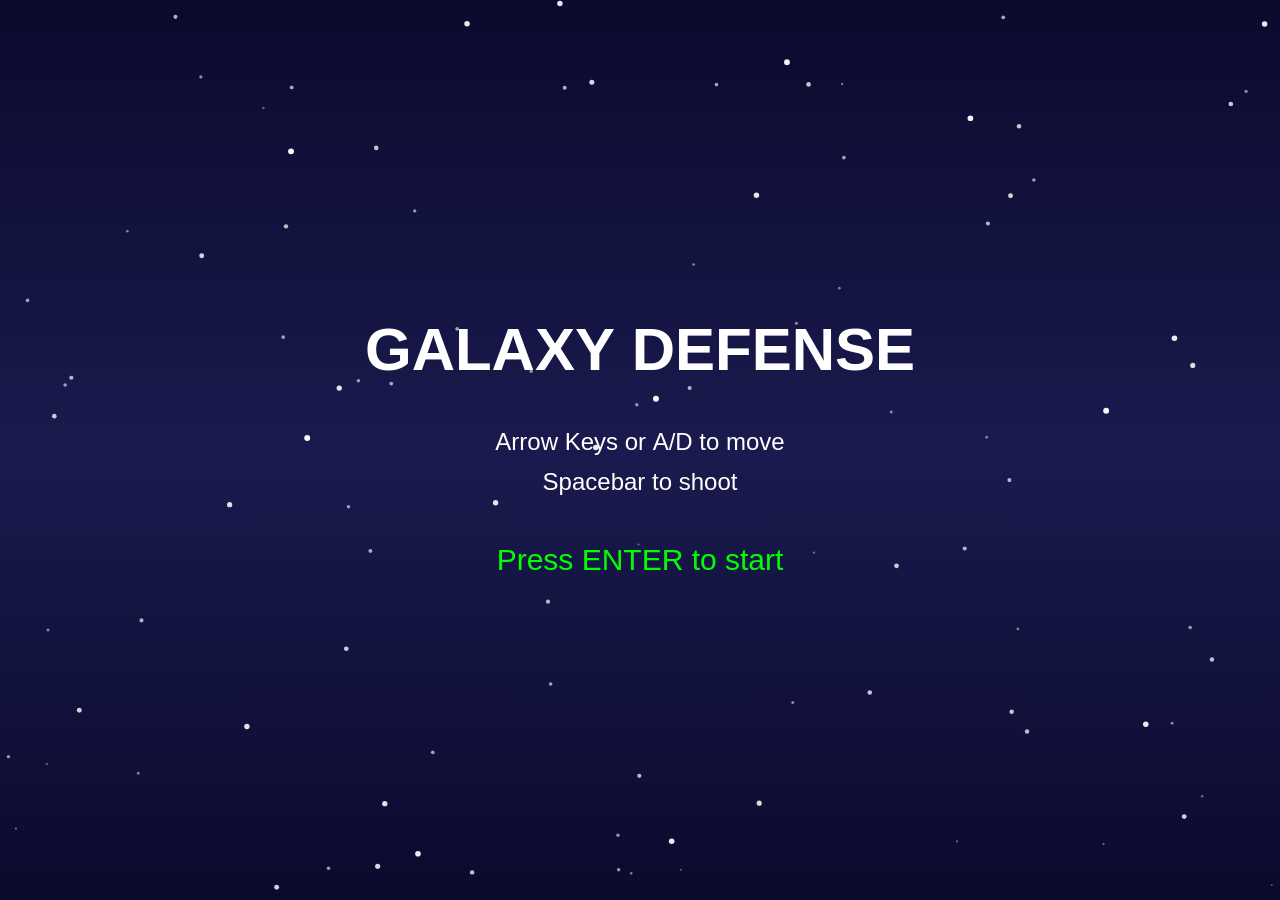
<file: games/galaxy-defense/index.html>
<!DOCTYPE html>
<html lang="en">
<head>
    <meta charset="UTF-8">
    <meta name="viewport" content="width=device-width, initial-scale=1.0">
    <title>Galaxy Defense</title>
    <link rel="stylesheet" href="style.css">
</head>
<body>
    <canvas id="gameCanvas"></canvas>

    <script src="js/utils.js"></script>
    <script src="js/bullet.js"></script>
    <script src="js/powerup.js"></script>
    <script src="js/player.js"></script>
    <script src="js/enemy.js"></script>
    <script src="js/boss.js"></script>
    <script src="js/game.js"></script>
<!-- Cloudflare Web Analytics --><script defer src='https://static.cloudflareinsights.com/beacon.min.js' data-cf-beacon='{"token": "672e09089feb469fb2245b58ab48282c"}'></script><!-- End Cloudflare Web Analytics -->
</body>
</html>
</file>
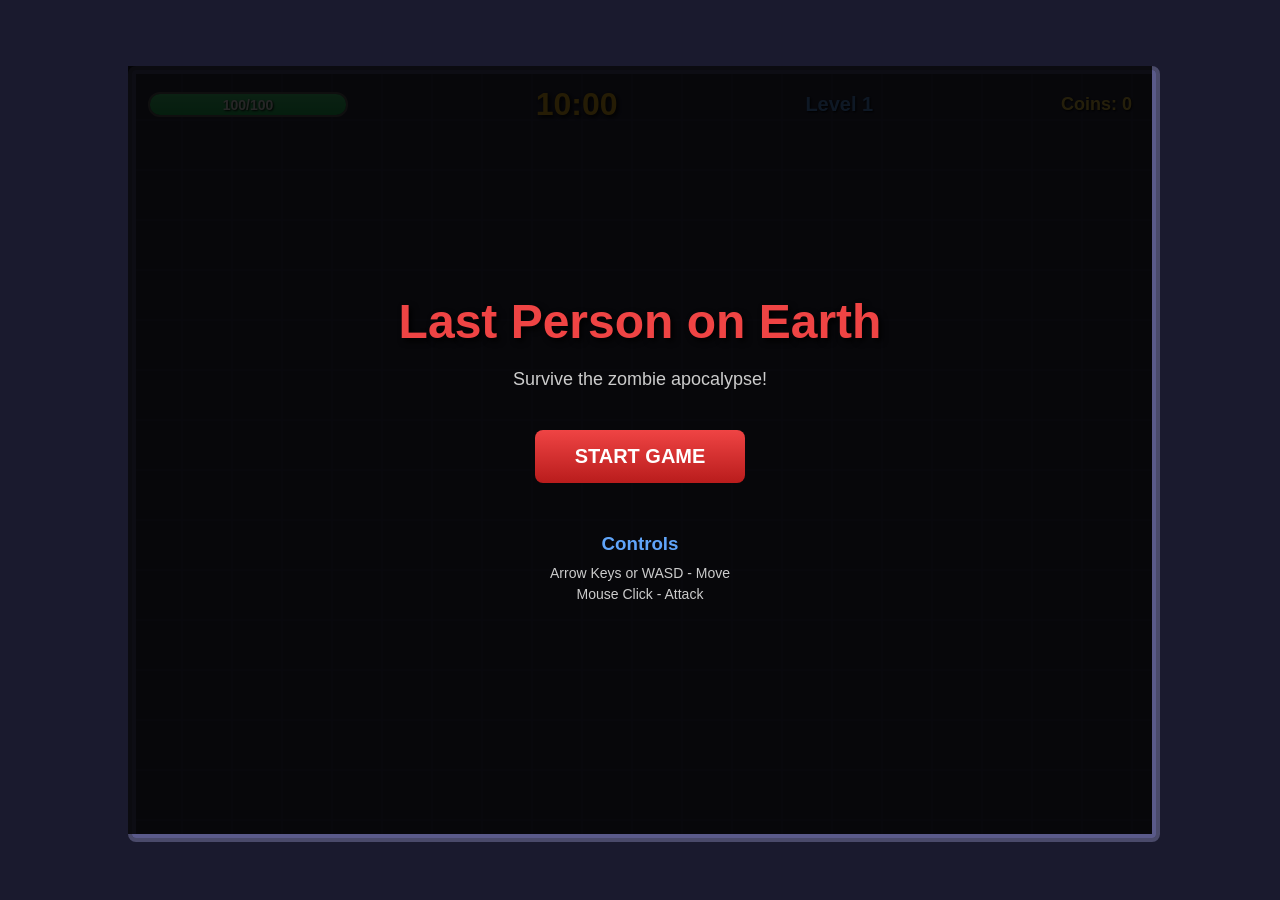
<file: games/last-person-on-earth/index.html>
<!DOCTYPE html>
<html lang="en">
<head>
    <meta charset="UTF-8">
    <meta name="viewport" content="width=device-width, initial-scale=1.0">
    <title>Last Person on Earth</title>
    <link rel="stylesheet" href="css/style.css">
</head>
<body>
    <div id="game-container">
        <canvas id="game-canvas"></canvas>

        <!-- HUD -->
        <div id="hud">
            <div id="health-bar-container">
                <div id="health-bar"></div>
                <span id="health-text">100/100</span>
            </div>
            <div id="timer">10:00</div>
            <div id="level-display">Level 1</div>
            <div id="coins-display">Coins: 0</div>
        </div>

        <!-- Main Menu -->
        <div id="main-menu" class="overlay">
            <h1>Last Person on Earth</h1>
            <p>Survive the zombie apocalypse!</p>
            <button id="start-btn" class="menu-btn">Start Game</button>
            <div class="controls-info">
                <h3>Controls</h3>
                <p>Arrow Keys or WASD - Move</p>
                <p>Mouse Click - Attack</p>
            </div>
        </div>

        <!-- Victory Screen -->
        <div id="victory-screen" class="overlay hidden">
            <h1>Victory!</h1>
            <p id="victory-message">You defeated the boss!</p>
            <button id="shop-btn" class="menu-btn">Visit Shop</button>
        </div>

        <!-- Game Over Screen -->
        <div id="game-over-screen" class="overlay hidden">
            <h1>Game Over</h1>
            <p>You have fallen...</p>
            <button id="restart-btn" class="menu-btn">Try Again</button>
        </div>

        <!-- Shop Modal -->
        <div id="shop-modal" class="overlay hidden">
            <div class="shop-container">
                <h2>Shop</h2>
                <div id="shop-coins">Coins: 0</div>

                <div class="shop-section">
                    <h3>Weapons</h3>
                    <div id="weapons-list" class="shop-items"></div>
                </div>

                <div class="shop-section">
                    <h3>Armor</h3>
                    <div id="armor-list" class="shop-items"></div>
                </div>

                <div class="shop-section">
                    <h3>Your Inventory</h3>
                    <div id="inventory-display"></div>
                    <div id="fragments-display"></div>
                </div>

                <button id="continue-btn" class="menu-btn">Continue to Next Level</button>
            </div>
        </div>

        <!-- Win Screen -->
        <div id="win-screen" class="overlay hidden">
            <h1>Congratulations!</h1>
            <p>You survived the apocalypse and defeated all bosses!</p>
            <button id="play-again-btn" class="menu-btn">Play Again</button>
        </div>
    </div>

    <script src="js/collision.js"></script>
    <script src="js/weapons.js"></script>
    <script src="js/armor.js"></script>
    <script src="js/items.js"></script>
    <script src="js/player.js"></script>
    <script src="js/enemies.js"></script>
    <script src="js/spawner.js"></script>
    <script src="js/ui.js"></script>
    <script src="js/shop.js"></script>
    <script src="js/game.js"></script>
<!-- Cloudflare Web Analytics --><script defer src='https://static.cloudflareinsights.com/beacon.min.js' data-cf-beacon='{"token": "672e09089feb469fb2245b58ab48282c"}'></script><!-- End Cloudflare Web Analytics -->
</body>
</html>
</file>
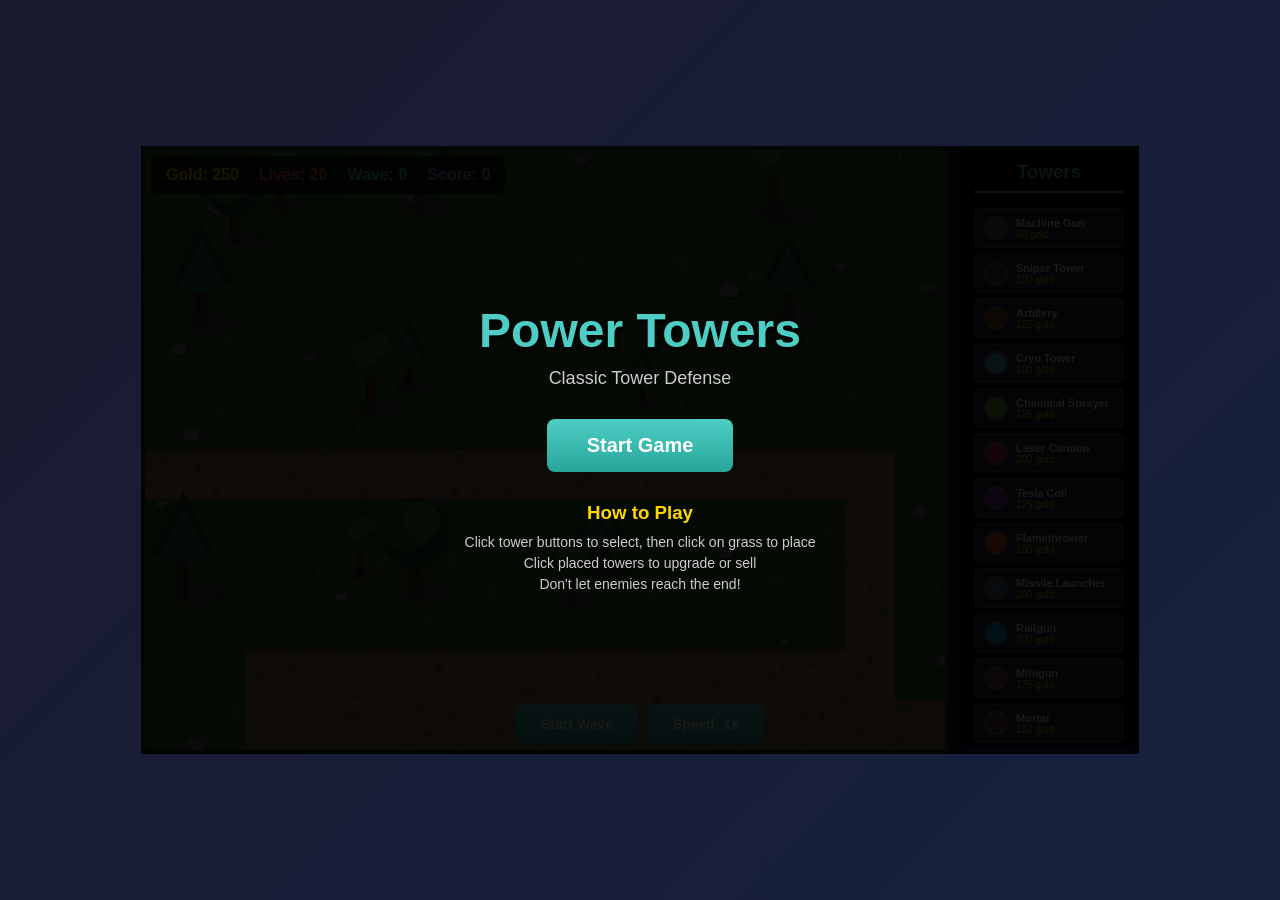
<file: games/power-towers/index.html>
<!DOCTYPE html>
<html lang="en">
<head>
    <meta charset="UTF-8">
    <meta name="viewport" content="width=device-width, initial-scale=1.0">
    <title>Power Towers - Tower Defense</title>
    <link rel="stylesheet" href="css/style.css">
</head>
<body>
    <div id="game-container">
        <canvas id="game-canvas"></canvas>

        <!-- HUD -->
        <div id="hud">
            <div id="gold-display">Gold: <span id="gold">100</span></div>
            <div id="lives-display">Lives: <span id="lives">20</span></div>
            <div id="wave-display">Wave: <span id="wave">0</span></div>
            <div id="score-display">Score: <span id="score">0</span></div>
        </div>

        <!-- Tower Selection Panel -->
        <div id="tower-panel">
            <h3>Towers</h3>
            <div id="tower-buttons"></div>
        </div>

        <!-- Tower Info Panel -->
        <div id="tower-info" class="hidden">
            <h4 id="tower-info-name">Tower</h4>
            <div id="tower-info-stats"></div>
            <div id="tower-info-buttons">
                <button id="upgrade-btn" class="info-btn">Upgrade</button>
                <button id="rally-btn" class="info-btn rally hidden">🚩 Rally</button>
                <button id="sell-btn" class="info-btn sell">Sell</button>
            </div>
        </div>

        <!-- Wave Controls -->
        <div id="wave-controls">
            <button id="start-wave-btn" class="control-btn">Start Wave</button>
            <button id="fast-forward-btn" class="control-btn">Speed: 1x</button>
        </div>

        <!-- Main Menu -->
        <div id="main-menu" class="overlay">
            <h1>Power Towers</h1>
            <p>Classic Tower Defense</p>
            <button id="start-btn" class="menu-btn">Start Game</button>
            <div class="instructions">
                <h3>How to Play</h3>
                <p>Click tower buttons to select, then click on grass to place</p>
                <p>Click placed towers to upgrade or sell</p>
                <p>Don't let enemies reach the end!</p>
            </div>
        </div>

        <!-- Game Over Screen -->
        <div id="game-over" class="overlay hidden">
            <h1>Game Over!</h1>
            <p>You reached wave <span id="final-wave">0</span></p>
            <p>Final Score: <span id="final-score">0</span></p>
            <button id="restart-btn" class="menu-btn">Play Again</button>
        </div>

        <!-- Victory Screen -->
        <div id="victory" class="overlay hidden">
            <h1>Victory!</h1>
            <p>You survived all waves!</p>
            <p>Final Score: <span id="victory-score">0</span></p>
            <button id="play-again-btn" class="menu-btn">Play Again</button>
        </div>
    </div>

    <script src="js/path.js"></script>
    <script src="js/enemies.js"></script>
    <script src="js/towers.js"></script>
    <script src="js/projectiles.js"></script>
    <script src="js/waves.js"></script>
    <script src="js/game.js"></script>
</body>
</html>
</file>
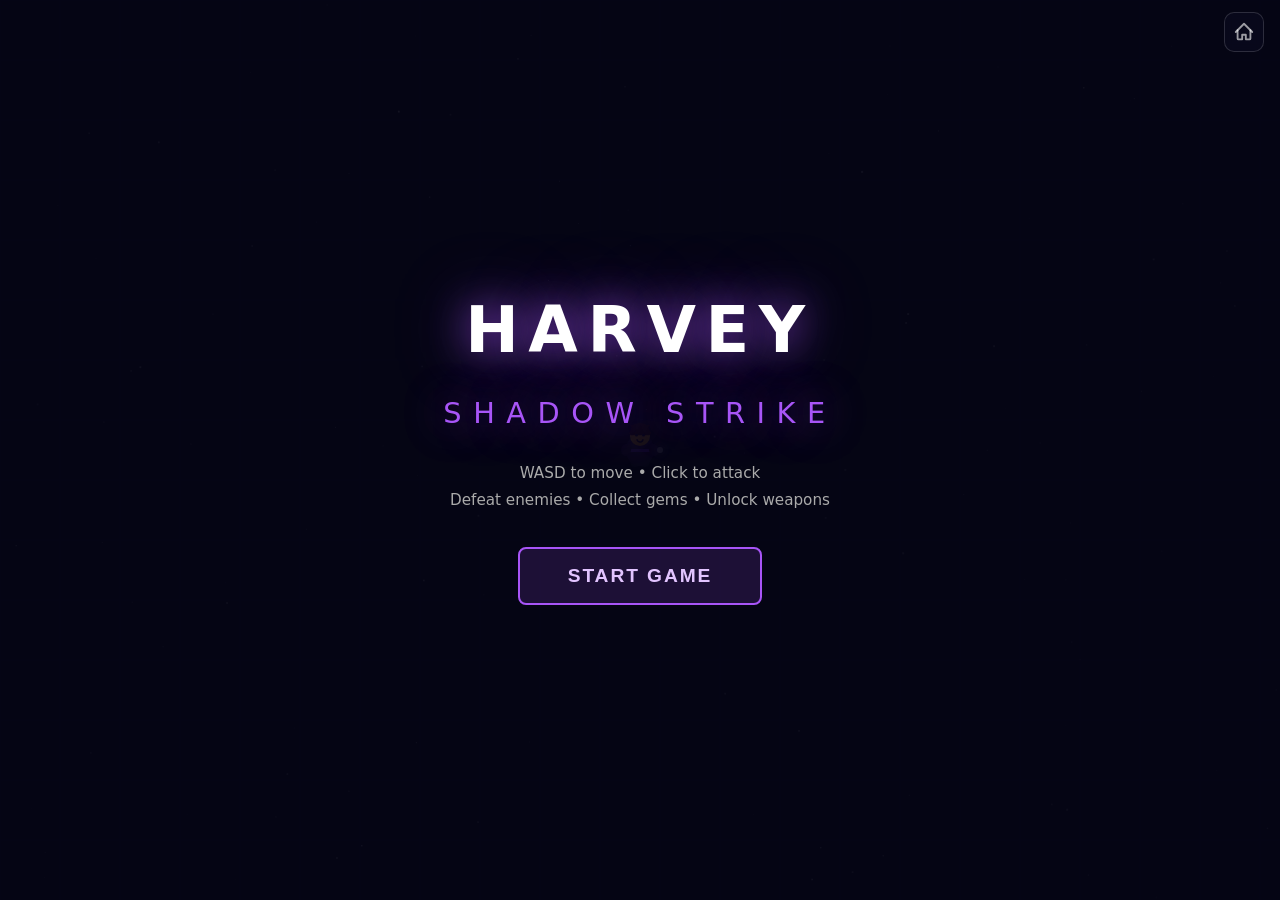
<file: games/shadow-strike/index.html>
<!DOCTYPE html>
<html lang="en">
<head>
  <meta charset="UTF-8">
  <meta name="viewport" content="width=device-width, initial-scale=1.0, user-scalable=no, viewport-fit=cover">
  <title>Harvey's Fun Games - Shadow Strike</title>
  <meta name="apple-mobile-web-app-capable" content="yes">
  <meta name="apple-mobile-web-app-status-bar-style" content="black-translucent">
  <meta name="theme-color" content="#0a0a1a">
  <link rel="stylesheet" href="css/style.css">
</head>
<body>
  <canvas id="game-canvas"></canvas>

  <a href="/" id="home-btn" title="Home">
    <svg viewBox="0 0 24 24" fill="none" stroke="currentColor" stroke-width="2" stroke-linecap="round" stroke-linejoin="round"><path d="M3 12L12 3l9 9"/><path d="M5 10v9a1 1 0 001 1h4v-5h4v5h4a1 1 0 001-1v-9"/></svg>
  </a>

  <!-- HUD overlay -->
  <div id="hud" class="hidden">
    <div id="hud-top">
      <div id="hud-health">
        <div id="health-bar-track"><div id="health-bar-fill"></div></div>
        <span id="health-text">100</span>
      </div>
      <div id="hud-wave">Wave <span id="wave-num">1</span></div>
      <div id="hud-score">Score: <span id="score-num">0</span></div>
      <div id="hud-gems">&#x1F48E; <span id="gem-count">0</span></div>
    </div>
    <div id="hud-weapons">
      <div class="weapon-slot active" data-idx="0"><span class="weapon-icon"></span><span class="weapon-key">1</span></div>
      <div class="weapon-slot locked" data-idx="1"><span class="weapon-icon"></span><span class="weapon-key">2</span></div>
      <div class="weapon-slot locked" data-idx="2"><span class="weapon-icon"></span><span class="weapon-key">3</span></div>
      <div class="weapon-slot locked" data-idx="3"><span class="weapon-icon"></span><span class="weapon-key">4</span></div>
      <div class="weapon-slot locked" data-idx="4"><span class="weapon-icon"></span><span class="weapon-key">5</span></div>
    </div>
    <div id="hud-powerups"></div>
  </div>

  <!-- Title screen -->
  <div id="screen-title" class="overlay">
    <div class="title-content">
      <h1>HARVEY<br><span class="subtitle">SHADOW STRIKE</span></h1>
      <div class="title-char"></div>
      <p class="instructions">WASD to move &bull; Click to attack<br>Defeat enemies &bull; Collect gems &bull; Unlock weapons</p>
      <button id="btn-start" class="btn-action">START GAME</button>
    </div>
  </div>

  <!-- Choice modal -->
  <div id="choice-modal" class="overlay hidden">
    <div class="choice-content">
      <h2>Choose Your Reward</h2>
      <div id="choice-options"></div>
    </div>
  </div>

  <!-- Game over screen -->
  <div id="screen-gameover" class="overlay hidden">
    <div class="gameover-content">
      <h1>GAME OVER</h1>
      <div id="final-score"></div>
      <div id="final-stats"></div>
      <button id="btn-restart" class="btn-action">PLAY AGAIN</button>
    </div>
  </div>

  <!-- Wave announcement -->
  <div id="wave-announce" class="hidden">
    <span id="wave-announce-text"></span>
  </div>

  <script src="js/game.js"></script>
<!-- Cloudflare Web Analytics --><script defer src='https://static.cloudflareinsights.com/beacon.min.js' data-cf-beacon='{"token": "672e09089feb469fb2245b58ab48282c"}'></script><!-- End Cloudflare Web Analytics -->
</body>
</html>
</file>
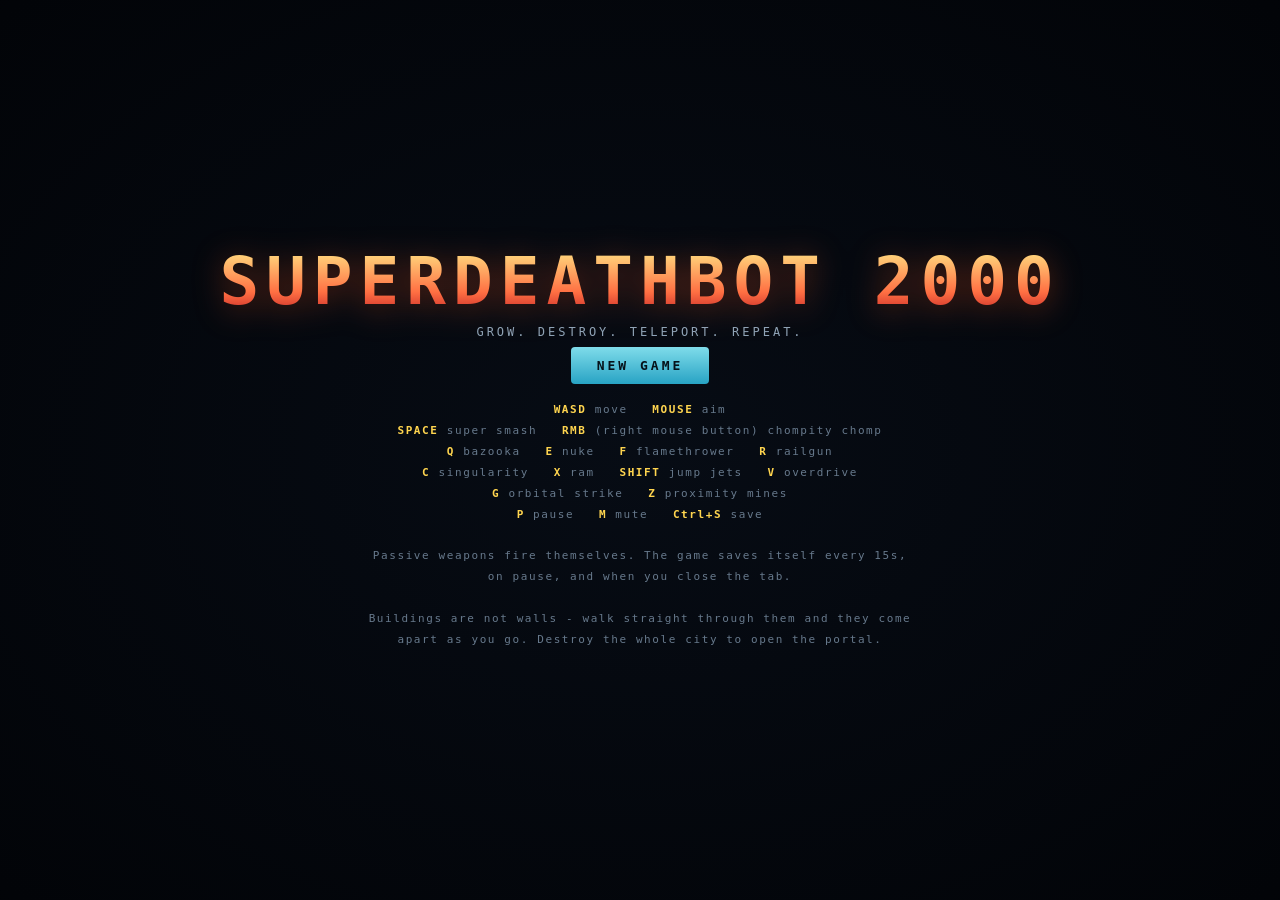
<file: games/superdeathbot2000/index.html>
<!DOCTYPE html>
<html lang="en">
<head>
<meta charset="utf-8">
<!-- viewport-fit=cover so the canvas reaches under the iPad's rounded corners;
     user-scalable=no so a two-finger ability combo never pinch-zooms the page -->
<meta name="viewport" content="width=device-width,initial-scale=1,maximum-scale=1,user-scalable=no,viewport-fit=cover">
<meta name="mobile-web-app-capable" content="yes">
<meta name="apple-mobile-web-app-capable" content="yes">
<meta name="apple-mobile-web-app-status-bar-style" content="black-translucent">
<meta name="apple-mobile-web-app-title" content="SUPERDEATHBOT">
<title>SUPERDEATHBOT 2000</title>
<link rel="stylesheet" href="style.css">
</head>
<body>

<canvas id="game"></canvas>

<div id="hud" class="hidden">
  <div id="hud-left">
    <div class="bar bar-hp"><div class="fill" id="hpfill"></div><span class="bartext" id="hptext">120 / 120</span></div>
    <div class="bar bar-xp"><div class="fill" id="xpfill"></div><span class="bartext" id="xptext">LV 1</span></div>
    <div id="nextup">next upgrade at LV 10</div>
  </div>

  <div id="hud-right">
    <div id="cityname">SUBURBIA</div>
    <div class="bar bar-dest"><div class="fill" id="destfill"></div><span class="bartext" id="desttext">0% DESTROYED</span></div>
    <div id="scoretext">0</div>
  </div>

  <div id="abilitybar"></div>
  <div id="toaster"></div>
  <div id="bosswrap" class="hidden"><div id="bossname">RIVAL MECH</div><div class="bar bar-boss"><div class="fill" id="bossfill"></div></div></div>
</div>

<div id="overlay" class="hidden"></div>
<div id="errpanel" class="hidden"></div>

<script>
// Installed before everything else so it also catches parse errors in the
// game files themselves. There is no console workflow here - if the game
// breaks, it says so on screen.
window.__err = function (msg) {
  var p = document.getElementById('errpanel');
  if (!p) return;
  p.classList.remove('hidden');
  p.innerHTML = '<b>SUPERDEATHBOT CRASHED</b>\n\n' +
    String(msg).replace(/</g, '&lt;').slice(0, 4000);
};
window.addEventListener('error', function (e) {
  window.__err((e.message || 'Error') + '\n\n' + (e.filename || '') + ':' + (e.lineno || '') +
               '\n\n' + (e.error && e.error.stack ? e.error.stack : ''));
});
window.addEventListener('unhandledrejection', function (e) {
  window.__err('Unhandled promise rejection:\n\n' +
               (e.reason && e.reason.stack ? e.reason.stack : e.reason));
});
</script>

<script src="js/config.js"></script>
<script src="js/utils.js"></script>
<script src="js/audio.js"></script>
<script src="js/city.js"></script>
<script src="js/player.js"></script>
<script src="js/abilities.js"></script>
<script src="js/entities.js"></script>
<script src="js/enemies.js"></script>
<script src="js/render.js"></script>
<script src="js/touch.js"></script>
<script src="js/ui.js"></script>
<script src="js/game.js"></script>
</body>
</html>
</file>
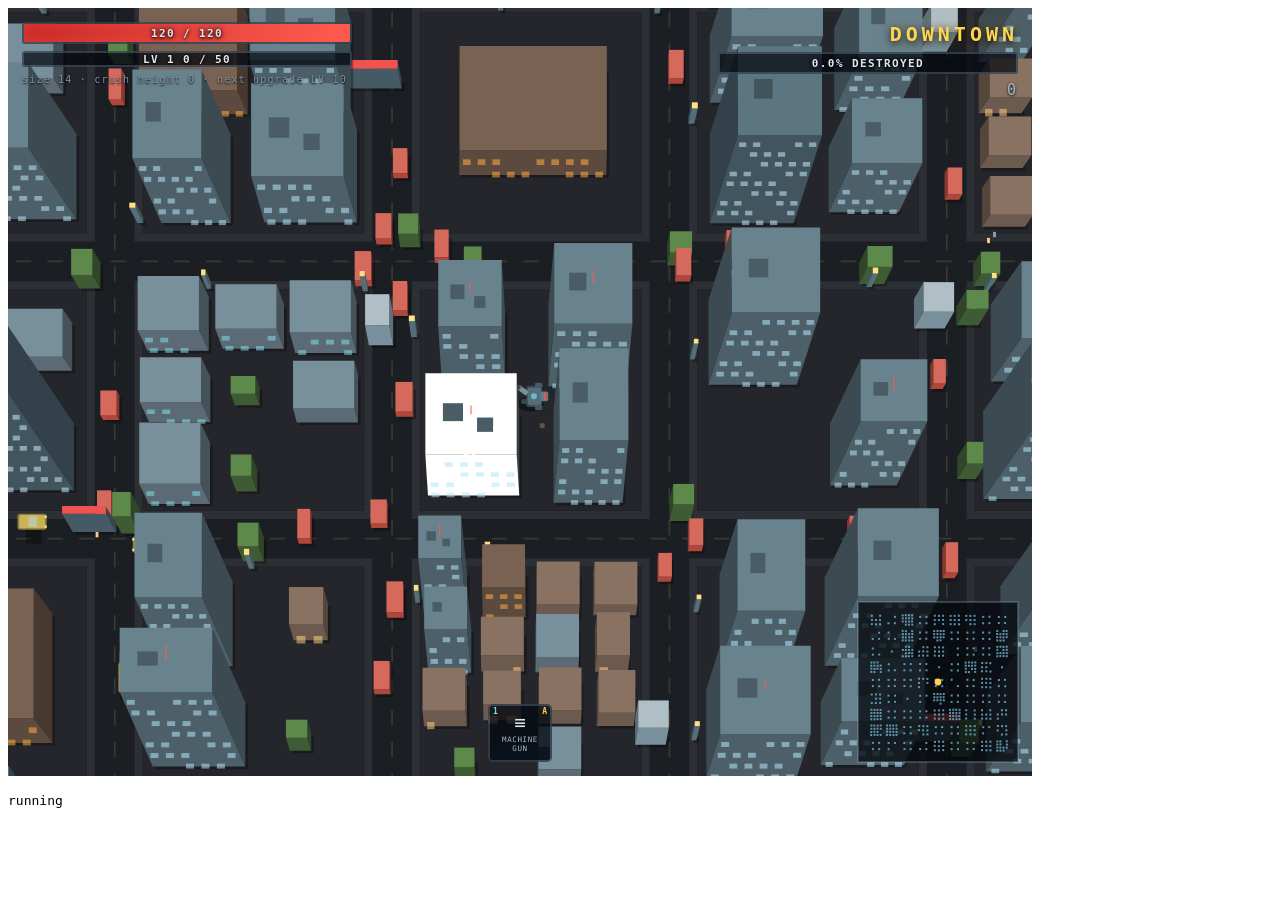
<file: games/superdeathbot2000/__pctest.html>
<!DOCTYPE html>
<html><head><meta charset="utf-8"><title>pctest</title></head><body>
<iframe id="f" src="index.html?autostart=1&tier=1&touch=0" style="width:1024px;height:768px;border:0"></iframe>
<pre id="results">running</pre>
<script>
const out = [];
let pass = 0, fail = 0;
function ok(name, cond, extra) {
  (cond ? pass++ : fail++);
  out.push((cond ? 'PASS ' : 'FAIL ') + name + (extra !== undefined ? '  [' + extra + ']' : ''));
}
function near(a, b, tol) { return Math.abs(a - b) <= tol; }

document.getElementById('f').onload = () => setTimeout(() => {
  try {
    const w = document.getElementById('f').contentWindow;
    const d = w.document;
    const T = w.eval('Touch'), G = w.eval('G'), UI = w.eval('UI');
    const AbilitySys = w.eval('AbilitySys'), Render = w.eval('Render');

    const key = (type, code) => w.dispatchEvent(new KeyboardEvent(type, { code, bubbles: true }));

    // --- the tablet layer must be completely absent ---
    ok('touch mode off', T.on === false);
    ok('no body.touch class', !d.body.classList.contains('touch'));
    ok('no movement stick in the DOM', !d.getElementById('tstick'));
    ok('no on-screen pause/mute', !d.getElementById('ttop'));
    ok('game is playing', G.state === 'playing', G.state);

    // --- keyboard movement ---
    key('keydown', 'KeyD');
    ok('D sets right', G.input.right === 1);
    const p = G.player;
    p.x = 0; p.y = 0; p.vx = 0; p.vy = 0;
    for (let i = 0; i < 30; i++) p.update(1 / 60, G.input);
    const dOnlyX = p.x;
    ok('D walks the robot right', dOnlyX > 0, dOnlyX.toFixed(1));

    key('keyup', 'KeyD');
    ok('key release stops the robot', G.input.right === 0);

    // full speed on keys must not have been scaled down by the analog path
    ok('stick input is idle on a PC', G.input.adx === 0 && G.input.ady === 0);

    key('keydown', 'KeyW');
    key('keydown', 'KeyD');
    p.x = 0; p.y = 0; p.vx = 0; p.vy = 0;
    for (let i = 0; i < 30; i++) p.update(1 / 60, G.input);
    ok('diagonal is normalised, not faster',
       near(Math.hypot(p.x, p.y), dOnlyX, dOnlyX * 0.02),
       Math.hypot(p.x, p.y).toFixed(1) + ' vs ' + dOnlyX.toFixed(1));
    key('keyup', 'KeyW'); key('keyup', 'KeyD');

    // --- mouse aim ---
    ok('aim override is unset on a PC', G.input.aimAng === null || G.input.aimAng === undefined,
       String(G.input.aimAng));
    w.dispatchEvent(new MouseEvent('mousemove', { clientX: 900, clientY: 384, bubbles: true }));
    ok('mouse position is read', G.input.mx === 900 && G.input.my === 384);

    // put the robot at the camera centre and aim due right
    p.x = Render.cam.x; p.y = Render.cam.y;
    G.input.aimAng = null;
    G.update(1 / 60, 1 / 60);
    ok('robot aims at the mouse', near(p.aim, 0, 0.25), p.aim.toFixed(3));

    w.dispatchEvent(new MouseEvent('mousemove', { clientX: 124, clientY: 384, bubbles: true }));
    p.x = Render.cam.x; p.y = Render.cam.y;
    G.update(1 / 60, 1 / 60);
    ok('aim follows the mouse to the left', near(Math.abs(p.aim), Math.PI, 0.25), p.aim.toFixed(3));

    // --- keyboard abilities still fire ---
    AbilitySys.give('bazooka', 1);
    UI.updateAbilityBar(p);
    ok('no tappable class on a PC', !UI.slots.bazooka.root.classList.contains('tappable'));
    ok('keyboard hint still shown', UI.controlsHtml().indexOf('WASD') !== -1);

    key('keydown', 'KeyQ');
    ok('Q sets the bazooka flag', G.input.q === 1);
    p.abilities.bazooka.cd = 0;
    G.handleManual();
    ok('Q actually fires the bazooka', p.abilities.bazooka.cd > 0, p.abilities.bazooka.cd);
    key('keyup', 'KeyQ');
    ok('Q release clears the flag', G.input.q === 0);

    // --- nothing blew up ---
    ok('no crash panel', d.getElementById('errpanel').classList.contains('hidden'));
  } catch (err) {
    fail++;
    out.push('FAIL harness threw: ' + (err && err.stack ? err.stack : err));
  }
  document.getElementById('results').textContent =
    out.join('\n') + '\n\nPASS=' + pass + ' FAIL=' + fail;
}, 2500);
</script>
</body></html>
</file>
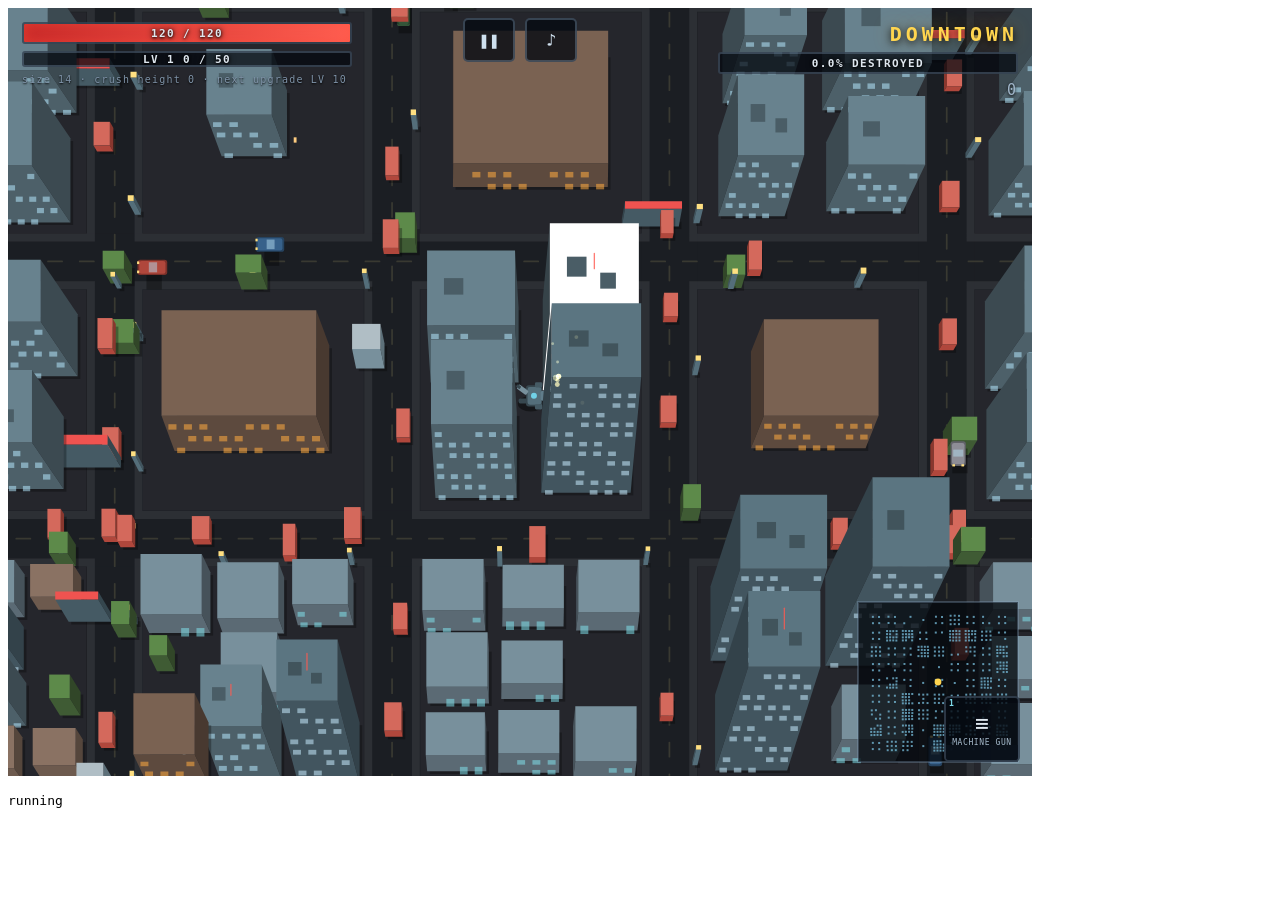
<file: games/superdeathbot2000/__touchtest.html>
<!DOCTYPE html>
<html><head><meta charset="utf-8"><title>touchtest</title></head><body>
<iframe id="f" src="index.html?autostart=1&tier=1&touch=1" style="width:1024px;height:768px;border:0"></iframe>
<pre id="results">running</pre>
<script>
const out = [];
let pass = 0, fail = 0;
function ok(name, cond, extra) {
  (cond ? pass++ : fail++);
  out.push((cond ? 'PASS ' : 'FAIL ') + name + (extra !== undefined ? '  [' + extra + ']' : ''));
}
function near(a, b, tol) { return Math.abs(a - b) <= tol; }

function fire(w, el, type, touches) {
  const list = touches.map(t => new Touch({
    identifier: t.id, target: el, clientX: t.x, clientY: t.y,
    pageX: t.x, pageY: t.y, screenX: t.x, screenY: t.y,
  }));
  el.dispatchEvent(new TouchEvent(type, {
    bubbles: true, cancelable: true, view: w,
    touches: type === 'touchend' ? [] : list,
    targetTouches: type === 'touchend' ? [] : list,
    changedTouches: list,
  }));
}

document.getElementById('f').onload = () => setTimeout(() => {
  try {
    const w = document.getElementById('f').contentWindow;
    const d = w.document;
    // The game's globals are script-scope `const`s, so they live in the
    // iframe's global lexical scope and never appear as window properties.
    const T = w.eval('Touch'), G = w.eval('G');
    const UI = w.eval('UI'), AbilitySys = w.eval('AbilitySys');

    // --- setup ---
    ok('touch mode active', T.on === true);
    ok('body.touch class', d.body.classList.contains('touch'));
    ok('stick element exists', !!d.getElementById('tstick'));
    ok('pause/mute buttons', d.querySelectorAll('#ttop .tbtn').length === 2);
    ok('game is playing', G.state === 'playing', G.state);

    const cv = d.getElementById('game');

    // --- movement stick ---
    fire(w, cv, 'touchstart', [{ id: 1, x: 100, y: 400 }]);
    ok('stick claimed left touch', T.stickId === 1);
    ok('stick is visible', !d.getElementById('tstick').classList.contains('hidden'));

    // push the knob fully right
    fire(w, cv, 'touchmove', [{ id: 1, x: 200, y: 400 }]);
    T.update();
    ok('full right = adx ~1', near(G.input.adx, 1, 0.02), G.input.adx.toFixed(3));
    ok('full right = ady ~0', near(G.input.ady, 0, 0.02), G.input.ady.toFixed(3));

    // Pushing past full tilt drags the stick base along with the thumb, so the
    // base is no longer at 100,400. Lift and re-place to get a known origin.
    fire(w, cv, 'touchend', [{ id: 1, x: 200, y: 400 }]);
    fire(w, cv, 'touchstart', [{ id: 1, x: 100, y: 400 }]);

    // analog: half tilt should be about half speed
    fire(w, cv, 'touchmove', [{ id: 1, x: 100, y: 369 }]);      // 31px up of 62 = half
    T.update();
    ok('half tilt is analog', near(Math.hypot(G.input.adx, G.input.ady), 0.5, 0.06),
       Math.hypot(G.input.adx, G.input.ady).toFixed(3));
    ok('half tilt points up', G.input.ady < 0);

    // deadzone
    fire(w, cv, 'touchmove', [{ id: 1, x: 100, y: 396 }]);
    T.update();
    ok('deadzone ignores a 4px wobble', G.input.adx === 0 && G.input.ady === 0);

    // aim follows walking until the player aims by hand
    fire(w, cv, 'touchmove', [{ id: 1, x: 160, y: 400 }]);
    T.update();
    ok('aim follows walk direction', near(G.input.aimAng, 0, 0.02), String(G.input.aimAng));

    // --- player actually moves, at analog speed ---
    const p = G.player;
    p.x = 0; p.y = 0; p.vx = 0; p.vy = 0;
    for (let i = 0; i < 30; i++) p.update(1 / 60, G.input);
    ok('robot walks right on the stick', p.x > 0, p.x.toFixed(1));

    const fullX = p.x;
    fire(w, cv, 'touchend', [{ id: 1, x: 160, y: 400 }]);
    fire(w, cv, 'touchstart', [{ id: 1, x: 100, y: 400 }]);
    fire(w, cv, 'touchmove', [{ id: 1, x: 131, y: 400 }]);      // half tilt
    T.update();
    p.x = 0; p.y = 0; p.vx = 0; p.vy = 0;
    for (let i = 0; i < 30; i++) p.update(1 / 60, G.input);
    ok('half tilt walks slower than full', p.x < fullX * 0.75, p.x.toFixed(1) + ' vs ' + fullX.toFixed(1));

    // --- aim drag on the right ---
    fire(w, cv, 'touchstart', [{ id: 2, x: 900, y: 300 }]);
    ok('right side claimed as aim', T.aimId === 2);
    ok('aim reads the finger', G.input.mx === 900 && G.input.my === 300);
    ok('hand-aiming cancels auto-aim', G.input.aimAng === null);
    fire(w, cv, 'touchmove', [{ id: 2, x: 950, y: 250 }]);
    ok('aim tracks the drag', G.input.mx === 950 && G.input.my === 250);

    // second finger on the left must not steal the stick
    ok('stick still held by finger 1', T.stickId === 1);

    // --- lifting fingers ---
    fire(w, cv, 'touchend', [{ id: 1, x: 131, y: 400 }]);
    ok('stick released', T.stickId === null);
    ok('walking stops', G.input.adx === 0 && G.input.ady === 0);
    ok('stick hidden again', d.getElementById('tstick').classList.contains('hidden'));
    fire(w, cv, 'touchend', [{ id: 2, x: 950, y: 250 }]);
    ok('aim released', T.aimId === null);

    // --- ability buttons ---
    AbilitySys.give('bazooka', 1);      // manual
    AbilitySys.give('laser', 1);        // auto - must NOT be tappable
    UI.updateAbilityBar(p);

    const slots = UI.slots;
    const bz = slots.bazooka.root, lz = slots.laser.root;
    ok('manual slot is tappable', bz.classList.contains('tappable'));
    ok('auto slot is not tappable', !lz.classList.contains('tappable'));

    fire(w, bz, 'touchstart', [{ id: 3, x: 500, y: 700 }]);
    ok('tap holds the bazooka key', G.input.q === 1);
    ok('pressed styling applied', bz.classList.contains('pressed'));
    fire(w, bz, 'touchend', [{ id: 3, x: 500, y: 700 }]);
    ok('release clears the key', G.input.q === 0);
    ok('pressed styling cleared', !bz.classList.contains('pressed'));

    // a held button keeps firing (flamethrower)
    AbilitySys.give('flamethrower', 1);
    UI.updateAbilityBar(p);
    const fl = UI.slots.flamethrower.root;
    fire(w, fl, 'touchstart', [{ id: 4, x: 560, y: 700 }]);
    ok('hold sets the flamethrower key', G.input.f === 1);
    T.releaseAll();
    fire(w, fl, 'touchend', [{ id: 4, x: 560, y: 700 }]);
    ok('releaseAll clears held buttons', G.input.f === 0 && !fl.classList.contains('pressed'));

    // --- nothing blew up ---
    ok('no crash panel', d.getElementById('errpanel').classList.contains('hidden'));
  } catch (err) {
    fail++;
    out.push('FAIL harness threw: ' + (err && err.stack ? err.stack : err));
  }
  document.getElementById('results').textContent =
    out.join('\n') + '\n\nPASS=' + pass + ' FAIL=' + fail;
}, 2500);
</script>
</body></html>
</file>
<file: site/landing.css>
* { margin: 0; padding: 0; box-sizing: border-box; }

body {
  min-height: 100vh;
  background: #0a0a1a;
  font-family: 'Segoe UI', Tahoma, Geneva, Verdana, sans-serif;
  color: #fff;
  overflow-x: hidden;
}

.stars {
  position: fixed; top: 0; left: 0; width: 100%; height: 100%;
  pointer-events: none; z-index: 0;
}

.star {
  position: absolute; background: #fff; border-radius: 50%;
  animation: twinkle var(--dur) ease-in-out infinite;
}

@keyframes twinkle {
  0%, 100% { opacity: 0.2; }
  50% { opacity: 1; }
}

header {
  position: relative; z-index: 1;
  text-align: center; padding: 50px 20px 30px;
}

header h1 {
  font-size: 56px; font-weight: 900;
  background: linear-gradient(135deg, #ff6b6b, #ffd93d, #6bcb77, #4d96ff, #ff6b6b);
  background-size: 300% 300%;
  -webkit-background-clip: text;
  -webkit-text-fill-color: transparent;
  background-clip: text;
  animation: gradientShift 4s ease infinite;
  letter-spacing: 2px;
}

@keyframes gradientShift {
  0% { background-position: 0% 50%; }
  50% { background-position: 100% 50%; }
  100% { background-position: 0% 50%; }
}

header p {
  font-size: 18px; color: #888; margin-top: 10px;
}

.games-grid {
  position: relative; z-index: 1;
  display: grid;
  grid-template-columns: repeat(auto-fill, minmax(280px, 1fr));
  gap: 24px;
  max-width: 1200px;
  margin: 30px auto;
  padding: 0 30px 60px;
}

.game-card {
  background: linear-gradient(145deg, #1a1a2e, #16213e);
  border-radius: 16px;
  overflow: hidden;
  transition: transform 0.3s, box-shadow 0.3s;
  cursor: pointer;
  text-decoration: none;
  color: #fff;
  border: 1px solid #ffffff10;
}

.game-card:hover {
  transform: translateY(-8px) scale(1.02);
  box-shadow: 0 20px 40px rgba(0,0,0,0.4);
}

.card-banner {
  height: 160px;
  display: flex; align-items: center; justify-content: center;
  font-size: 64px;
  position: relative;
  overflow: hidden;
}

.card-banner::after {
  content: '';
  position: absolute; bottom: 0; left: 0; right: 0;
  height: 40px;
  background: linear-gradient(transparent, #1a1a2e);
}

.card-body {
  padding: 20px;
}

.card-body h2 {
  font-size: 22px; font-weight: 700;
  margin-bottom: 8px;
}

.card-body p {
  font-size: 14px; color: #999; line-height: 1.5;
}

.card-tag {
  display: inline-block;
  padding: 4px 10px;
  border-radius: 20px;
  font-size: 11px;
  font-weight: 600;
  margin-top: 12px;
  text-transform: uppercase;
  letter-spacing: 1px;
}

.card-school .card-banner { background: linear-gradient(135deg, #1a1a2e, #4a1a1a); }
.card-school .card-tag { background: #ff333344; color: #ff6666; }

.card-ninja .card-banner { background: linear-gradient(135deg, #1a1a2e, #1a1a3e); }
.card-ninja .card-tag { background: #4d96ff44; color: #4d96ff; }

.card-galaxy .card-banner { background: linear-gradient(135deg, #0a0a2a, #2a1a3e); }
.card-galaxy .card-tag { background: #a855f744; color: #a855f7; }

.card-towers .card-banner { background: linear-gradient(135deg, #1a1a2e, #2e2a1a); }
.card-towers .card-tag { background: #ffd93d44; color: #ffd93d; }

.card-earth .card-banner { background: linear-gradient(135deg, #1a1a2e, #1a2e2e); }
.card-earth .card-tag { background: #2dd4bf44; color: #2dd4bf; }

.card-warriors .card-banner { background: linear-gradient(135deg, #1a1a2e, #2e1a1a); }
.card-warriors .card-tag { background: #f9731644; color: #f97316; }

.card-blockcraft .card-banner { background: linear-gradient(135deg, #1a2e1a, #2a1a0a); }
.card-blockcraft .card-tag { background: #4ade8044; color: #4ade80; }

.card-battlekingdom .card-banner { background: linear-gradient(135deg, #1a1a2e, #3a2a1a); }
.card-battlekingdom .card-tag { background: #ff880044; color: #ff8800; }

footer {
  position: relative; z-index: 1;
  text-align: center; padding: 30px;
  color: #444; font-size: 13px;
}
.card-superdeathbot .card-banner { background: linear-gradient(135deg, #2e1a1a, #3a1a2a); }
.card-superdeathbot .card-tag { background: #ff525244; color: #ff5252; }
</file>
<file: games/galaxy-defense/style.css>
* {
    margin: 0;
    padding: 0;
    box-sizing: border-box;
}

body {
    overflow: hidden;
    background-color: #000;
}

#gameCanvas {
    display: block;
    background: linear-gradient(to bottom, #0a0a2e 0%, #1a1a4e 50%, #0a0a2e 100%);
}
</file>
<file: games/last-person-on-earth/css/style.css>
* {
    margin: 0;
    padding: 0;
    box-sizing: border-box;
}

body {
    background-color: #1a1a2e;
    display: flex;
    justify-content: center;
    align-items: center;
    min-height: 100vh;
    font-family: 'Segoe UI', Tahoma, Geneva, Verdana, sans-serif;
    overflow: hidden;
}

#game-container {
    position: relative;
    width: 1024px;
    height: 768px;
}

#game-canvas {
    background-color: #2d2d44;
    border: 4px solid #4a4a6a;
    border-radius: 8px;
    display: block;
}

/* HUD Styles */
#hud {
    position: absolute;
    top: 10px;
    left: 10px;
    right: 10px;
    display: flex;
    justify-content: space-between;
    align-items: center;
    padding: 10px;
    pointer-events: none;
}

#health-bar-container {
    width: 200px;
    height: 25px;
    background-color: #333;
    border: 2px solid #666;
    border-radius: 12px;
    position: relative;
    overflow: hidden;
}

#health-bar {
    width: 100%;
    height: 100%;
    background: linear-gradient(to bottom, #4ade80, #22c55e);
    transition: width 0.3s ease;
}

#health-text {
    position: absolute;
    top: 50%;
    left: 50%;
    transform: translate(-50%, -50%);
    color: white;
    font-weight: bold;
    text-shadow: 1px 1px 2px black;
    font-size: 14px;
}

#timer {
    font-size: 32px;
    color: #fbbf24;
    font-weight: bold;
    text-shadow: 2px 2px 4px black;
}

#level-display {
    font-size: 20px;
    color: #60a5fa;
    font-weight: bold;
    text-shadow: 1px 1px 2px black;
}

#coins-display {
    font-size: 18px;
    color: #fcd34d;
    font-weight: bold;
    text-shadow: 1px 1px 2px black;
}

/* Overlay Styles */
.overlay {
    position: absolute;
    top: 0;
    left: 0;
    width: 100%;
    height: 100%;
    background-color: rgba(0, 0, 0, 0.85);
    display: flex;
    flex-direction: column;
    justify-content: center;
    align-items: center;
    color: white;
    z-index: 100;
}

.overlay.hidden {
    display: none;
}

.overlay h1 {
    font-size: 48px;
    margin-bottom: 20px;
    color: #ef4444;
    text-shadow: 3px 3px 6px black;
}

.overlay p {
    font-size: 18px;
    margin-bottom: 30px;
    color: #ccc;
}

.menu-btn {
    padding: 15px 40px;
    font-size: 20px;
    background: linear-gradient(to bottom, #ef4444, #b91c1c);
    color: white;
    border: none;
    border-radius: 8px;
    cursor: pointer;
    transition: transform 0.2s, box-shadow 0.2s;
    text-transform: uppercase;
    font-weight: bold;
    margin: 10px;
}

.menu-btn:hover {
    transform: scale(1.05);
    box-shadow: 0 0 20px rgba(239, 68, 68, 0.5);
}

.controls-info {
    margin-top: 40px;
    text-align: center;
    color: #888;
}

.controls-info h3 {
    color: #60a5fa;
    margin-bottom: 10px;
}

.controls-info p {
    margin: 5px 0;
    font-size: 14px;
}

/* Shop Styles */
.shop-container {
    background-color: #1e1e2e;
    padding: 30px;
    border-radius: 12px;
    border: 3px solid #4a4a6a;
    max-width: 800px;
    max-height: 90%;
    overflow-y: auto;
}

.shop-container h2 {
    color: #fbbf24;
    margin-bottom: 10px;
    text-align: center;
}

#shop-coins {
    text-align: center;
    font-size: 20px;
    color: #fcd34d;
    margin-bottom: 20px;
}

.shop-section {
    margin-bottom: 25px;
}

.shop-section h3 {
    color: #60a5fa;
    margin-bottom: 10px;
    border-bottom: 1px solid #4a4a6a;
    padding-bottom: 5px;
}

.shop-items {
    display: flex;
    flex-wrap: wrap;
    gap: 10px;
}

.shop-item {
    background-color: #2d2d44;
    padding: 15px;
    border-radius: 8px;
    border: 2px solid #4a4a6a;
    cursor: pointer;
    transition: all 0.2s;
    width: 150px;
}

.shop-item:hover {
    border-color: #60a5fa;
    transform: translateY(-2px);
}

.shop-item.owned {
    border-color: #22c55e;
    background-color: #1a3d1a;
}

.shop-item.equipped {
    border-color: #fbbf24;
    box-shadow: 0 0 10px rgba(251, 191, 36, 0.3);
}

.shop-item-name {
    font-weight: bold;
    color: white;
    margin-bottom: 5px;
}

.shop-item-stats {
    font-size: 12px;
    color: #888;
}

.shop-item-price {
    color: #fcd34d;
    font-weight: bold;
    margin-top: 5px;
}

#inventory-display {
    display: flex;
    gap: 10px;
    margin-bottom: 10px;
}

#fragments-display {
    color: #888;
    font-size: 14px;
}

.inventory-slot {
    background-color: #2d2d44;
    padding: 10px;
    border-radius: 8px;
    border: 2px solid #4a4a6a;
}

.inventory-slot-label {
    font-size: 12px;
    color: #888;
    margin-bottom: 5px;
}

.inventory-slot-item {
    color: white;
    font-weight: bold;
}

/* Damage Numbers */
.damage-number {
    position: absolute;
    color: #ef4444;
    font-weight: bold;
    font-size: 20px;
    pointer-events: none;
    animation: float-up 1s ease-out forwards;
    text-shadow: 1px 1px 2px black;
}

.damage-number.heal {
    color: #22c55e;
}

.damage-number.crit {
    color: #fbbf24;
    font-size: 28px;
}

@keyframes float-up {
    0% {
        opacity: 1;
        transform: translateY(0);
    }
    100% {
        opacity: 0;
        transform: translateY(-50px);
    }
}

/* Pickup Notification */
.pickup-notification {
    position: absolute;
    bottom: 100px;
    left: 50%;
    transform: translateX(-50%);
    background-color: rgba(0, 0, 0, 0.8);
    padding: 10px 20px;
    border-radius: 8px;
    color: #fcd34d;
    font-weight: bold;
    animation: fade-in-out 2s ease-out forwards;
}

@keyframes fade-in-out {
    0% {
        opacity: 0;
        transform: translateX(-50%) translateY(20px);
    }
    20% {
        opacity: 1;
        transform: translateX(-50%) translateY(0);
    }
    80% {
        opacity: 1;
    }
    100% {
        opacity: 0;
    }
}

/* Boss Health Bar */
#boss-health-container {
    position: absolute;
    bottom: 50px;
    left: 50%;
    transform: translateX(-50%);
    width: 400px;
    display: none;
}

#boss-health-container.active {
    display: block;
}

#boss-name {
    text-align: center;
    color: #ef4444;
    font-weight: bold;
    font-size: 18px;
    margin-bottom: 5px;
    text-shadow: 1px 1px 2px black;
}

#boss-health-bar-container {
    width: 100%;
    height: 20px;
    background-color: #333;
    border: 2px solid #666;
    border-radius: 10px;
    overflow: hidden;
}

#boss-health-bar {
    width: 100%;
    height: 100%;
    background: linear-gradient(to bottom, #ef4444, #b91c1c);
    transition: width 0.3s ease;
}

/* Upgrade Buttons and Inventory */
.inventory-section {
    background-color: #2d2d44;
    padding: 15px;
    border-radius: 8px;
    margin-bottom: 15px;
    border: 2px solid #4a4a6a;
}

.inventory-section h4 {
    color: #fbbf24;
    margin-bottom: 10px;
}

.stats-display {
    color: #ccc;
    font-size: 14px;
    margin-bottom: 10px;
}

.upgrade-buttons {
    display: flex;
    gap: 10px;
    flex-wrap: wrap;
}

.upgrade-btn {
    padding: 8px 12px;
    font-size: 12px;
    background: linear-gradient(to bottom, #22c55e, #16a34a);
    color: white;
    border: none;
    border-radius: 5px;
    cursor: pointer;
    transition: transform 0.2s, box-shadow 0.2s;
}

.upgrade-btn:hover {
    transform: scale(1.05);
    box-shadow: 0 0 10px rgba(34, 197, 94, 0.5);
}

.shop-small-btn {
    margin-top: 8px;
    padding: 5px 10px;
    font-size: 11px;
    background: linear-gradient(to bottom, #60a5fa, #3b82f6);
    color: white;
    border: none;
    border-radius: 4px;
    cursor: pointer;
}

.shop-small-btn:hover {
    background: linear-gradient(to bottom, #3b82f6, #2563eb);
}

.shop-item {
    width: 120px;
    font-size: 12px;
}

.shop-item-stats {
    font-size: 11px;
}
</file>
<file: games/power-towers/css/style.css>
* {
    margin: 0;
    padding: 0;
    box-sizing: border-box;
}

body {
    background: linear-gradient(135deg, #1a1a2e 0%, #16213e 100%);
    min-height: 100vh;
    display: flex;
    justify-content: center;
    align-items: center;
    font-family: 'Segoe UI', Tahoma, Geneva, Verdana, sans-serif;
    overflow: hidden;
}

#game-container {
    position: relative;
    display: flex;
    gap: 10px;
}

#game-canvas {
    background: #2d5a27;
    border: 4px solid #1a3518;
    border-radius: 8px;
    cursor: crosshair;
}

/* HUD */
#hud {
    position: absolute;
    top: 10px;
    left: 10px;
    display: flex;
    gap: 20px;
    padding: 10px 15px;
    background: rgba(0, 0, 0, 0.7);
    border-radius: 8px;
    color: white;
    font-weight: bold;
    font-size: 16px;
}

#gold-display { color: #ffd700; }
#lives-display { color: #ff6b6b; }
#wave-display { color: #4ecdc4; }
#score-display { color: #a29bfe; }

/* Tower Panel */
#tower-panel {
    width: 180px;
    max-height: 600px;
    background: rgba(0, 0, 0, 0.85);
    border-radius: 8px;
    padding: 15px;
    color: white;
    overflow-y: auto;
}

#tower-panel h3 {
    text-align: center;
    margin-bottom: 15px;
    color: #4ecdc4;
    border-bottom: 2px solid #4ecdc4;
    padding-bottom: 8px;
}

#tower-buttons {
    display: flex;
    flex-direction: column;
    gap: 5px;
}

.tower-btn {
    display: flex;
    align-items: center;
    gap: 8px;
    padding: 6px 8px;
    background: #2d2d44;
    border: 2px solid #4a4a6a;
    border-radius: 6px;
    color: white;
    cursor: pointer;
    transition: all 0.2s;
}

.tower-btn:hover {
    border-color: #4ecdc4;
    transform: translateX(3px);
}

.tower-btn.selected {
    border-color: #ffd700;
    background: #3d3d54;
    box-shadow: 0 0 10px rgba(255, 215, 0, 0.3);
}

.tower-btn.disabled {
    opacity: 0.5;
    cursor: not-allowed;
}

.tower-icon {
    width: 24px;
    height: 24px;
    border-radius: 50%;
    border: 2px solid #666;
    flex-shrink: 0;
}

.tower-btn-info {
    flex: 1;
    text-align: left;
    min-width: 0;
}

.tower-btn-name {
    font-weight: bold;
    font-size: 11px;
    white-space: nowrap;
    overflow: hidden;
    text-overflow: ellipsis;
}

.tower-btn-cost {
    font-size: 10px;
    color: #ffd700;
}

/* Tower Info Panel */
#tower-info {
    position: absolute;
    bottom: 60px;
    left: 10px;
    width: 200px;
    background: rgba(0, 0, 0, 0.9);
    border-radius: 8px;
    padding: 15px;
    color: white;
    z-index: 50;
}

#tower-info.hidden {
    display: none;
}

.hidden {
    display: none !important;
}

#tower-info h4 {
    color: #4ecdc4;
    margin-bottom: 10px;
    border-bottom: 1px solid #4a4a6a;
    padding-bottom: 5px;
}

#tower-info-stats {
    font-size: 12px;
    margin-bottom: 10px;
    line-height: 1.6;
}

#tower-info-buttons {
    display: flex;
    gap: 8px;
}

.info-btn {
    flex: 1;
    padding: 10px;
    border: 2px solid transparent;
    border-radius: 4px;
    cursor: pointer;
    font-weight: bold;
    font-size: 13px;
    transition: all 0.2s;
}

#upgrade-btn {
    background: linear-gradient(to bottom, #4ecdc4, #26a69a);
    color: white;
    border-color: #3dbdb5;
}

#upgrade-btn:hover:not(.disabled) {
    transform: scale(1.05);
    box-shadow: 0 0 10px rgba(78, 205, 196, 0.5);
}

#upgrade-btn:active:not(.disabled) {
    transform: scale(0.95);
}

#upgrade-btn.disabled {
    background: #555;
    border-color: #444;
    cursor: not-allowed;
    color: #888;
}

.info-btn.rally {
    background: linear-gradient(to bottom, #42a5f5, #1e88e5);
    color: white;
    border-color: #1976d2;
}

.info-btn.rally:hover {
    transform: scale(1.05);
    box-shadow: 0 0 10px rgba(66, 165, 245, 0.5);
}

.info-btn.rally.active {
    background: linear-gradient(to bottom, #1565c0, #0d47a1);
    box-shadow: 0 0 12px rgba(66, 165, 245, 0.8);
}

.info-btn.sell {
    background: linear-gradient(to bottom, #ff6b6b, #ee5a5a);
    color: white;
}

.info-btn.sell:hover {
    transform: scale(1.05);
}

/* Wave Controls */
#wave-controls {
    position: absolute;
    bottom: 10px;
    left: 50%;
    transform: translateX(-50%);
    display: flex;
    gap: 10px;
}

.control-btn {
    padding: 12px 25px;
    background: linear-gradient(to bottom, #4ecdc4, #26a69a);
    color: white;
    border: none;
    border-radius: 6px;
    font-weight: bold;
    font-size: 14px;
    cursor: pointer;
    transition: all 0.2s;
}

.control-btn:hover {
    transform: scale(1.05);
    box-shadow: 0 0 15px rgba(78, 205, 196, 0.5);
}

.control-btn:disabled {
    background: #666;
    cursor: not-allowed;
    transform: none;
    box-shadow: none;
}

/* Overlays */
.overlay {
    position: absolute;
    top: 0;
    left: 0;
    width: 100%;
    height: 100%;
    background: rgba(0, 0, 0, 0.9);
    display: flex;
    flex-direction: column;
    justify-content: center;
    align-items: center;
    color: white;
    z-index: 100;
}

.overlay.hidden {
    display: none;
}

.overlay h1 {
    font-size: 48px;
    color: #4ecdc4;
    text-shadow: 2px 2px 4px black;
    margin-bottom: 10px;
}

.overlay p {
    font-size: 18px;
    color: #ccc;
    margin-bottom: 10px;
}

.menu-btn {
    padding: 15px 40px;
    font-size: 20px;
    background: linear-gradient(to bottom, #4ecdc4, #26a69a);
    color: white;
    border: none;
    border-radius: 8px;
    cursor: pointer;
    font-weight: bold;
    margin-top: 20px;
    transition: all 0.2s;
}

.menu-btn:hover {
    transform: scale(1.05);
    box-shadow: 0 0 20px rgba(78, 205, 196, 0.5);
}

.instructions {
    margin-top: 30px;
    text-align: center;
    color: #888;
}

.instructions h3 {
    color: #ffd700;
    margin-bottom: 10px;
}

.instructions p {
    font-size: 14px;
    margin: 5px 0;
}

/* Floating Damage */
.floating-text {
    position: absolute;
    pointer-events: none;
    font-weight: bold;
    text-shadow: 1px 1px 2px black;
    animation: float-up 1s ease-out forwards;
}

@keyframes float-up {
    0% {
        opacity: 1;
        transform: translateY(0);
    }
    100% {
        opacity: 0;
        transform: translateY(-30px);
    }
}
</file>
<file: games/shadow-strike/css/style.css>
* { margin: 0; padding: 0; box-sizing: border-box; }
html, body { width: 100%; height: 100%; overflow: hidden; background: #0a0a1a; font-family: 'Segoe UI', system-ui, sans-serif; color: #fff; }
canvas { display: block; width: 100%; height: 100%; position: fixed; top: 0; left: 0; }
.hidden { display: none !important; }
#home-btn { position: fixed; top: 12px; right: 16px; z-index: 200; width: 40px; height: 40px; border-radius: 10px; background: rgba(10,10,30,0.7); border: 1px solid rgba(255,255,255,0.15); display: flex; align-items: center; justify-content: center; color: rgba(255,255,255,0.6); text-decoration: none; backdrop-filter: blur(4px); transition: all 0.2s; cursor: pointer; padding: 8px; }
#home-btn:hover { background: rgba(168,85,247,0.3); border-color: #a855f7; color: #fff; }
.overlay { position: fixed; inset: 0; display: flex; align-items: center; justify-content: center; z-index: 100; background: rgba(5,5,20,0.92); }
.title-content, .gameover-content, .choice-content { text-align: center; padding: 2rem; }
h1 { font-size: 4rem; font-weight: 900; letter-spacing: 0.15em; text-transform: uppercase; color: #fff; text-shadow: 0 0 40px rgba(168,85,247,0.8), 0 0 80px rgba(168,85,247,0.4); line-height: 1.1; }
.subtitle { font-size: 1.8rem; letter-spacing: 0.4em; color: #a855f7; font-weight: 400; }
.instructions { margin: 1.5rem 0 2rem; color: #aaa; font-size: 0.95rem; line-height: 1.8; }
.btn-action { padding: 1rem 3rem; font-size: 1.2rem; font-weight: 700; border: 2px solid #a855f7; background: rgba(168,85,247,0.15); color: #e2c4ff; border-radius: 8px; cursor: pointer; letter-spacing: 0.1em; transition: all 0.2s; }
.btn-action:hover { background: rgba(168,85,247,0.35); transform: scale(1.05); box-shadow: 0 0 30px rgba(168,85,247,0.5); }

/* HUD */
#hud { position: fixed; top: 0; left: 0; right: 0; z-index: 50; pointer-events: none; }
#hud-top { display: flex; align-items: center; gap: 1.5rem; padding: 12px 20px; background: linear-gradient(to bottom, rgba(0,0,0,0.7), transparent); }
#hud-health { display: flex; align-items: center; gap: 8px; }
#health-bar-track { width: 180px; height: 14px; background: rgba(255,255,255,0.1); border-radius: 7px; overflow: hidden; border: 1px solid rgba(255,255,255,0.15); }
#health-bar-fill { height: 100%; width: 100%; background: linear-gradient(90deg, #ef4444, #f87171); border-radius: 7px; transition: width 0.3s; }
#health-text { font-weight: 700; font-size: 0.9rem; min-width: 30px; }
#hud-wave, #hud-score, #hud-gems { font-weight: 600; font-size: 0.95rem; text-shadow: 0 1px 4px rgba(0,0,0,0.8); }
#hud-gems { color: #67e8f9; }

/* Weapon bar */
#hud-weapons { position: fixed; bottom: 20px; left: 50%; transform: translateX(-50%); display: flex; gap: 8px; z-index: 50; pointer-events: none; }
.weapon-slot { width: 56px; height: 56px; border-radius: 10px; border: 2px solid rgba(255,255,255,0.2); background: rgba(10,10,30,0.8); display: flex; flex-direction: column; align-items: center; justify-content: center; position: relative; backdrop-filter: blur(4px); }
.weapon-slot.active { border-color: #a855f7; box-shadow: 0 0 15px rgba(168,85,247,0.5); background: rgba(168,85,247,0.2); }
.weapon-slot.locked { opacity: 0.35; }
.weapon-icon { font-size: 1.4rem; }
.weapon-key { position: absolute; bottom: 2px; right: 4px; font-size: 0.6rem; color: rgba(255,255,255,0.5); }

/* Power-ups display */
#hud-powerups { position: fixed; top: 60px; right: 20px; display: flex; flex-direction: column; gap: 6px; z-index: 50; }
.powerup-indicator { padding: 4px 12px; border-radius: 20px; font-size: 0.8rem; font-weight: 600; background: rgba(0,0,0,0.6); border: 1px solid rgba(255,255,255,0.2); }

/* Choice modal */
.choice-content h2 { font-size: 1.6rem; margin-bottom: 1.5rem; color: #e2c4ff; text-shadow: 0 0 20px rgba(168,85,247,0.5); }
#choice-options { display: flex; gap: 1.5rem; justify-content: center; flex-wrap: wrap; }
.choice-card { width: 200px; padding: 1.5rem 1rem; border-radius: 12px; border: 2px solid rgba(255,255,255,0.15); background: rgba(20,20,40,0.9); cursor: pointer; transition: all 0.2s; text-align: center; }
.choice-card:hover { border-color: #a855f7; transform: translateY(-4px); box-shadow: 0 8px 30px rgba(168,85,247,0.3); }
.choice-card .choice-icon { font-size: 2.5rem; margin-bottom: 0.5rem; }
.choice-card .choice-name { font-weight: 700; font-size: 1.1rem; margin-bottom: 0.3rem; }
.choice-card .choice-desc { font-size: 0.8rem; color: #aaa; }

/* Game over */
.gameover-content h1 { color: #ef4444; text-shadow: 0 0 40px rgba(239,68,68,0.6); margin-bottom: 1rem; }
#final-score { font-size: 2rem; font-weight: 700; margin-bottom: 0.5rem; }
#final-stats { color: #aaa; margin-bottom: 2rem; line-height: 1.8; }

/* Wave announcement */
#wave-announce { position: fixed; top: 50%; left: 50%; transform: translate(-50%, -50%); z-index: 80; font-size: 3rem; font-weight: 900; letter-spacing: 0.15em; text-shadow: 0 0 40px rgba(168,85,247,0.8); animation: waveIn 2.5s ease-out forwards; pointer-events: none; text-align: center; line-height: 1.4; }
@keyframes waveIn { 0% { opacity: 0; transform: translate(-50%,-50%) scale(2); } 15% { opacity: 1; transform: translate(-50%,-50%) scale(1); } 80% { opacity: 1; } 100% { opacity: 0; transform: translate(-50%,-50%) scale(0.8); } }
</file>
<file: games/superdeathbot2000/style.css>
* { margin:0; padding:0; box-sizing:border-box; }
html, body { width:100%; height:100%; overflow:hidden; background:#06080d; }
body {
  font-family: "Consolas", "SF Mono", "Menlo", monospace;
  color:#dfe7ef;
  user-select:none;
  -webkit-user-select:none;
}
canvas#game { display:block; width:100vw; height:100vh; cursor:crosshair; }
.hidden { display:none !important; }

/* ---------- HUD ---------- */
#hud { position:fixed; inset:0; pointer-events:none; z-index:10; }

#hud-left  { position:absolute; top:14px; left:14px; width:min(330px, 34vw); }
#hud-right { position:absolute; top:14px; right:14px; width:min(300px, 32vw); text-align:right; }

.bar {
  position:relative; height:22px; margin-bottom:7px;
  background:rgba(4,8,14,.72);
  border:2px solid rgba(140,170,200,.30);
  border-radius:3px; overflow:hidden;
}
.bar .fill { position:absolute; inset:0; width:0%; transition:width .12s linear; }
.bar .bartext {
  position:absolute; inset:0; display:flex; align-items:center; justify-content:center;
  font-size:11px; letter-spacing:1.4px; font-weight:700;
  text-shadow:0 1px 3px #000, 0 0 6px #000; white-space:nowrap;
}
.bar-hp   .fill { background:linear-gradient(90deg,#c62828,#ff5f52); box-shadow:0 0 14px rgba(255,80,60,.5) inset; }
.bar-xp   { height:16px; }
.bar-xp   .fill { background:linear-gradient(90deg,#00838f,#4dd0e1); box-shadow:0 0 14px rgba(80,220,240,.45) inset; }
.bar-dest .fill { background:linear-gradient(90deg,#ef6c00,#ffca28); box-shadow:0 0 14px rgba(255,180,40,.45) inset; }
.bar-boss { height:16px; border-color:rgba(255,120,90,.55); }
.bar-boss .fill { background:linear-gradient(90deg,#7b1fa2,#ff4081); }

#nextup { font-size:10px; letter-spacing:1.2px; color:#7f93a8; text-shadow:0 1px 2px #000; }
#cityname {
  font-size:20px; font-weight:800; letter-spacing:4px; margin-bottom:6px;
  color:#ffd54f; text-shadow:0 2px 8px #000, 0 0 18px rgba(255,190,60,.35);
}
#scoretext { font-size:15px; letter-spacing:2px; color:#9fb4c8; text-shadow:0 1px 3px #000; }

#bosswrap { position:absolute; bottom:96px; left:50%; transform:translateX(-50%); width:min(460px,60vw); text-align:center; }
#bossname { font-size:12px; letter-spacing:4px; color:#ff8a80; margin-bottom:4px; text-shadow:0 1px 4px #000; }

/* ---------- ability bar ---------- */
#abilitybar {
  position:absolute; bottom:14px; left:50%; transform:translateX(-50%);
  display:flex; gap:8px; flex-wrap:wrap; justify-content:center; max-width:96vw;
}
.slot {
  position:relative; width:64px; height:58px; border-radius:5px; overflow:hidden;
  background:rgba(6,11,18,.80); border:2px solid rgba(140,170,200,.28);
  display:flex; flex-direction:column; align-items:center; justify-content:center;
}
.slot .cool { position:absolute; left:0; right:0; bottom:0; background:rgba(10,18,28,.82); height:0%; transition:height .05s linear; }
.slot .glyph { position:relative; font-size:19px; line-height:1; }
.slot .nm    { position:relative; font-size:7.5px; letter-spacing:.6px; margin-top:3px; color:#a7bbcd; text-align:center; padding:0 2px; }
.slot .kb    { position:absolute; top:1px; right:3px; font-size:8px; color:#ffd54f; font-weight:700; }
.slot .rk    { position:absolute; top:1px; left:3px; font-size:8px; color:#7fdcea; font-weight:700; }
.slot.ready  { border-color:rgba(120,220,255,.55); box-shadow:0 0 12px rgba(80,200,255,.20); }
.slot.manual { border-color:rgba(255,200,80,.45); }
.slot.od     { border-color:rgba(255,138,101,.9); box-shadow:0 0 14px rgba(255,138,101,.45); }
.slot.evo    { border-color:rgba(255,120,220,.65); box-shadow:0 0 14px rgba(255,110,210,.28); }

/* ---------- toaster ---------- */
#toaster { position:absolute; top:96px; left:50%; transform:translateX(-50%); text-align:center; width:80vw; }
.toast {
  font-size:16px; letter-spacing:3px; font-weight:800; margin-bottom:5px;
  text-shadow:0 2px 8px #000; animation:toastin 2.4s ease-out forwards;
}
@keyframes toastin {
  0%   { opacity:0; transform:translateY(14px) scale(.9); }
  12%  { opacity:1; transform:translateY(0) scale(1); }
  70%  { opacity:1; }
  100% { opacity:0; transform:translateY(-16px); }
}

/* ---------- overlays ---------- */
#overlay {
  position:fixed; inset:0; z-index:30;
  display:flex; flex-direction:column; align-items:center; justify-content:center;
  background:radial-gradient(ellipse at center, rgba(8,14,24,.86), rgba(2,4,8,.97));
  backdrop-filter:blur(3px); text-align:center; padding:24px;
}
#overlay h1 {
  font-size:clamp(30px,6.4vw,66px); letter-spacing:7px; font-weight:900; line-height:1;
  background:linear-gradient(180deg,#ffe082,#ff7043 65%,#c62828);
  -webkit-background-clip:text; background-clip:text; color:transparent;
  filter:drop-shadow(0 4px 16px rgba(255,90,30,.4));
}
#overlay h2 { font-size:clamp(17px,3vw,30px); letter-spacing:6px; color:#ffd54f; text-shadow:0 2px 10px #000; }
#overlay .sub  { font-size:12px; letter-spacing:3px; color:#8fa4b8; margin-top:10px; }
#overlay .note { font-size:11px; letter-spacing:1.6px; color:#67798c; margin-top:16px; line-height:1.9; }
#overlay .note b { color:#ffd54f; }

.btn {
  pointer-events:auto; cursor:pointer; margin:8px 6px 0;
  padding:11px 26px; font:inherit; font-size:13px; letter-spacing:3px; font-weight:700;
  color:#06121a; background:linear-gradient(180deg,#7fdcea,#28a3c4);
  border:none; border-radius:4px; transition:transform .08s, filter .12s;
}
.btn:hover { transform:translateY(-2px); filter:brightness(1.16); }
.btn.ghost { background:none; color:#8fa4b8; border:2px solid rgba(140,170,200,.35); }
.btn.ghost:hover { color:#dfe7ef; }

/* ---------- upgrade cards ---------- */
#overlay .cards { display:flex; gap:16px; margin-top:26px; flex-wrap:wrap; justify-content:center; }
.card {
  pointer-events:auto; cursor:pointer; width:min(232px,78vw); padding:18px 15px 16px;
  background:linear-gradient(180deg, rgba(20,32,46,.96), rgba(9,15,24,.96));
  border:2px solid rgba(120,180,220,.34); border-radius:8px;
  transition:transform .1s, border-color .12s, box-shadow .12s; text-align:center;
}
.card:hover { transform:translateY(-6px); border-color:#7fdcea; box-shadow:0 10px 34px rgba(0,0,0,.6), 0 0 22px rgba(80,200,255,.22); }
.card .tag   { font-size:9px; letter-spacing:2.4px; color:#4dd0e1; margin-bottom:9px; }
.card.new .tag { color:#ffd54f; }
.card.evo    { border-color:rgba(255,120,220,.55); }
.card.evo .tag { color:#ff80d5; }
.card .glyph { font-size:34px; line-height:1; margin-bottom:8px; }
.card .name  { font-size:14px; letter-spacing:2px; font-weight:800; margin-bottom:8px; }
.card .rank  { font-size:9px; letter-spacing:2px; color:#7f93a8; margin-bottom:9px; }
.card .body  { font-size:11px; line-height:1.65; color:#b9c9d8; }

/* ---------- error panel ---------- */
#errpanel {
  position:fixed; left:12px; right:12px; bottom:12px; z-index:99; max-height:44vh; overflow:auto;
  background:rgba(46,6,10,.96); border:2px solid #ff5252; border-radius:6px;
  padding:12px 14px; font-size:11px; line-height:1.6; color:#ffcdd2; white-space:pre-wrap;
}
#errpanel b { color:#ff8a80; letter-spacing:2px; }

/* ---------- save box on title / pause ---------- */
#overlay .savebox {
  margin-top:18px; padding:10px 20px;
  border:2px solid rgba(105,240,174,.35); border-radius:5px;
  background:rgba(10,26,20,.55);
  font-size:10px; letter-spacing:2.4px; line-height:2; color:#8fa4b8;
}
#overlay .savebox b { color:#69f0ae; font-size:12px; letter-spacing:1.6px; }
.btn.tiny { font-size:10px; padding:6px 16px; letter-spacing:2px; margin-top:10px; }

/* ============================================================
   Touch / iPad. Everything here is gated on body.touch, which
   js/touch.js only adds on a device that actually has a
   touchscreen - a desktop browser never sees any of it.
   ============================================================ */

body.touch {
  /* the canvas handles its own gestures; stop Safari from scrolling,
     rubber-banding or double-tap zooming the page underneath it */
  touch-action:none;
  overscroll-behavior:none;
  -webkit-touch-callout:none;
  -webkit-tap-highlight-color:transparent;
}
body.touch canvas#game { cursor:none; touch-action:none; }

/* keep the HUD clear of the rounded corners and the home indicator */
body.touch #hud-left  { top:calc(14px + env(safe-area-inset-top)); left:calc(14px + env(safe-area-inset-left)); }
body.touch #hud-right { top:calc(14px + env(safe-area-inset-top)); right:calc(14px + env(safe-area-inset-right)); }

/* ---------- movement stick ---------- */
#tstick {
  position:fixed; z-index:20; width:132px; height:132px;
  margin:-66px 0 0 -66px;               /* centred on the thumb that spawned it */
  border-radius:50%; pointer-events:none;
  background:radial-gradient(circle, rgba(80,140,180,.16), rgba(10,20,32,.30));
  border:2px solid rgba(140,190,225,.34);
  box-shadow:0 0 26px rgba(0,0,0,.45);
}
#tknob {
  position:absolute; left:50%; top:50%; width:60px; height:60px; border-radius:50%;
  background:radial-gradient(circle at 38% 32%, #9fe3f2, #2b8fae 70%, #14556b);
  border:2px solid rgba(190,240,255,.55);
  box-shadow:0 3px 14px rgba(0,0,0,.55);
}

/* ---------- pause / mute ---------- */
/* lives inside #hud, so it hides with the HUD on the title screen */
#ttop {
  position:absolute; top:calc(10px + env(safe-area-inset-top));
  left:50%; transform:translateX(-50%); display:flex; gap:10px;
}
.tbtn {
  pointer-events:auto;            /* #hud itself is pointer-events:none */
  width:52px; height:44px; font:inherit; font-size:17px; line-height:1;
  color:#cfe0ee; background:rgba(6,11,18,.80);
  border:2px solid rgba(140,170,200,.34); border-radius:5px;
  touch-action:manipulation;
}
.tbtn:active { background:rgba(30,54,76,.92); }
.tbtn.off { color:#ff8a80; border-color:rgba(255,120,90,.5); }

/* ---------- ability bar as buttons ---------- */
/* #hud is pointer-events:none, so only the slots you can actually fire
   opt back in - a tap on a passive slot still falls through to the canvas. */
body.touch .slot.tappable { pointer-events:auto; touch-action:manipulation; }
/* Anchored right rather than centred: a full late-game loadout wraps onto
   three rows, and centred it would sit under the left thumb. */
body.touch #abilitybar {
  bottom:calc(14px + env(safe-area-inset-bottom));
  left:auto; right:calc(12px + env(safe-area-inset-right));
  transform:none; justify-content:flex-end;
  gap:9px; max-width:min(54vw, 640px);
}
body.touch .slot { width:76px; height:66px; }
body.touch .slot .glyph { font-size:23px; }
body.touch .slot .nm { font-size:8px; }
body.touch .slot .kb { display:none; }        /* no keyboard to name */
body.touch .slot.pressed {
  border-color:#ffd54f;
  box-shadow:0 0 18px rgba(255,213,79,.55);
  filter:brightness(1.25);
}
body.touch #bosswrap { bottom:calc(112px + env(safe-area-inset-bottom)); }

/* ---------- overlays ---------- */
/* :hover sticks on iOS after a tap, so the lift effects are keyed off
   :active instead and the tap targets grow to a comfortable size. */
body.touch .btn { padding:15px 30px; font-size:15px; touch-action:manipulation; }
body.touch .btn:hover { transform:none; filter:none; }
body.touch .btn:active { transform:translateY(-2px); filter:brightness(1.16); }
body.touch .card { width:min(250px,80vw); touch-action:manipulation; }
body.touch .card:hover { transform:none; border-color:rgba(120,180,220,.34); box-shadow:none; }
body.touch .card:active { transform:translateY(-4px); border-color:#7fdcea; }
body.touch #overlay { padding:calc(24px + env(safe-area-inset-top)) 24px calc(24px + env(safe-area-inset-bottom)); overflow-y:auto; }
body.touch #overlay .note { font-size:12px; }
</file>
